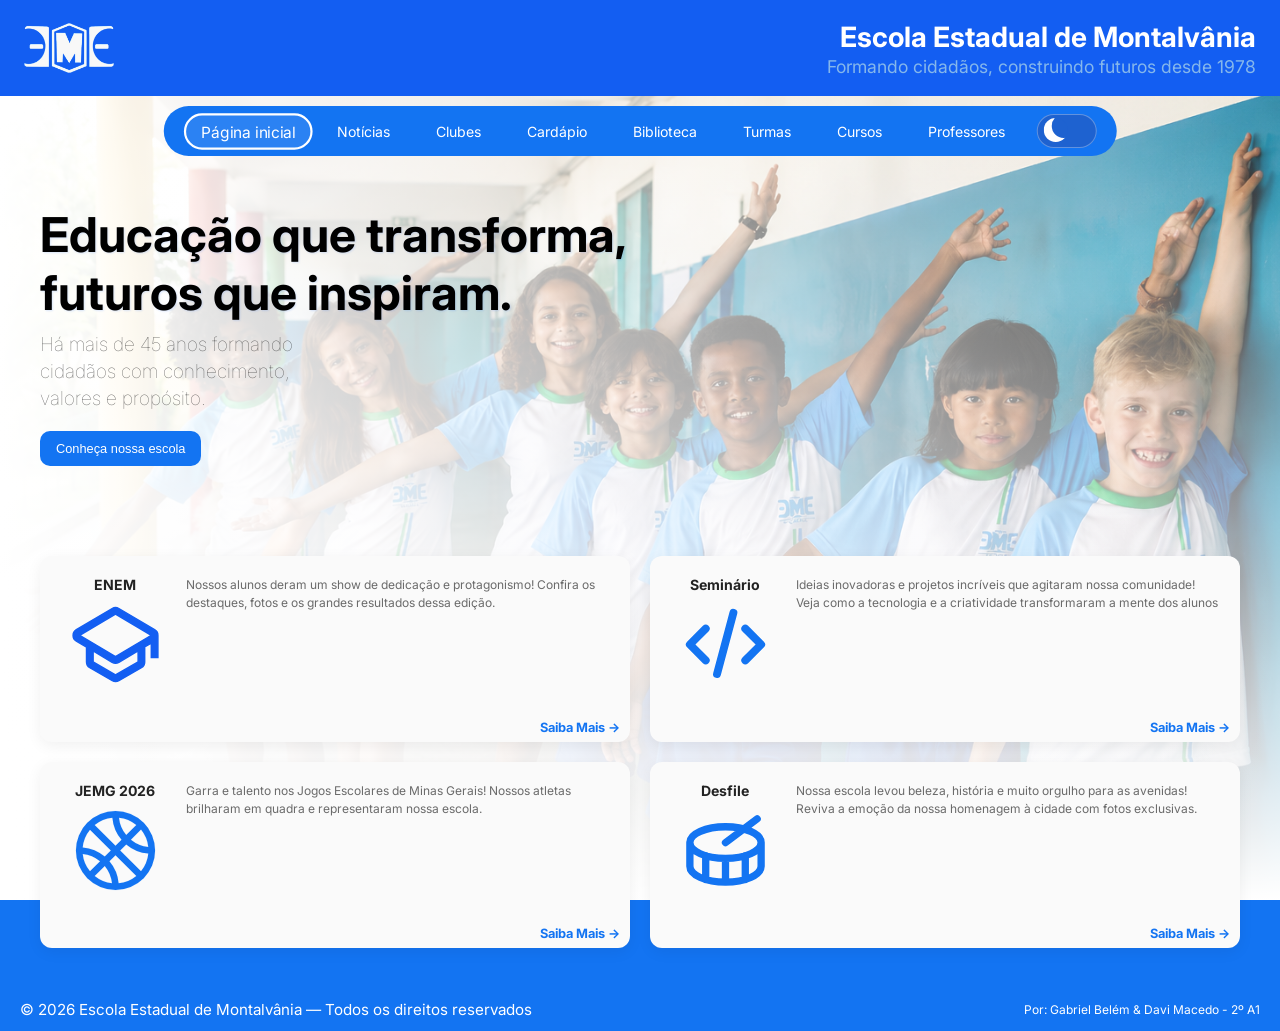
<file: index.html>
<!DOCTYPE html>
<html lang="pt-br">

<head>
    <meta charset="UTF-8">
    <meta name="viewport" content="width=device-width, initial-scale=1.0">
    <title>E. E. Montalvânia</title>
    <link rel="shortcut icon" href="img/escolaicon.ico" type="image/x-icon">
    <link rel="stylesheet" href="css/style.css">
</head>

<body>
    <nav class="hamburguer-nav" aria-label="Menu mobile">
        <div>
            <a class="pagsHAM" href="index.html" id="ativoHAM">Página inicial</a>
            <a class="pagsHAM" href="html/noti.html">Notícias</a>
            <a class="pagsHAM" href="html/atv.html">Clubes</a>
            <a class="pagsHAM" href="html/cardp.html">Cardápio</a>
            <a class="pagsHAM" href="html/bibli.html">Biblioteca</a>
            <a class="pagsHAM" href="html/turmas.html">Turmas</a>
            <a class="pagsHAM" href="html/cursos.html">Cursos</a>
            <a class="pagsHAM" href="html/profs.html">Professores</a>
        </div>
        <label for="switch-mobile-input" class="switch switch-mobile">
            <input id="switch-mobile-input" type="checkbox" />
            <span class="slider"></span>
        </label>
    </nav>

    <header>
        <div id="header-interno">
            <img id="logo" src="img/eemtv-small.png" alt="Logo da Escola Estadual de Montalvânia">
            <div>
                <h1>Escola Estadual de Montalvânia</h1>
                <p>Formando cidadãos, construindo futuros desde 1978</p>
            </div>
            <button class="buttonHAM" aria-label="Abrir menu de navegação">
                <svg width="64px" height="64px" viewBox="0 -3.5 29 29" version="1.1" xmlns="http://www.w3.org/2000/svg"
                    fill="none" stroke="none">
                    <g fill="#ffffff" fill-rule="evenodd">
                        <path d="M598,227 L582,227 C580.896,227 580,227.896 580,229 C580,230.104 580.896,231 582,231
                                L598,231 C599.104,231 600,230.104 600,229 C600,227.896 599.104,227 598,227 Z
                                M598,219 L582,219 C580.896,219 580,219.896 580,221 C580,222.104 580.896,223 582,223
                                L598,223 C599.104,223 600,222.104 600,221 C600,219.896 599.104,219 598,219 Z
                                M582,215 L598,215 C599.104,215 600,214.104 600,213 C600,211.896 599.104,211 598,211
                                L582,211 C580.896,211 580,211.896 580,213 C580,214.104 580.896,215 582,215 Z
                                M574,226 C572.343,226 571,227.343 571,229 C571,230.657 572.343,232 574,232
                                C575.657,232 577,230.657 577,229 C577,227.343 575.657,226 574,226 Z
                                M574,218 C572.343,218 571,219.343 571,221 C571,222.657 572.343,224 574,224
                                C575.657,224 577,222.657 577,221 C577,219.343 575.657,218 574,218 Z
                                M574,210 C572.343,210 571,211.343 571,213 C571,214.657 572.343,216 574,216
                                C575.657,216 577,214.657 577,213 C577,211.343 575.657,210 574,210 Z"
                            transform="translate(-571, -210)" />
                    </g>
                </svg>
            </button>
        </div>
    </header>
    <nav class="navPC" aria-label="Menu principal">
        <div class="nav-links">
            <a class="pags" href="index.html" id="ativo">Página inicial</a>
            <a class="pags" href="html/noti.html">Notícias</a>
            <a class="pags" href="html/atv.html">Clubes</a>
            <a class="pags" href="html/cardp.html">Cardápio</a>
            <a class="pags" href="html/bibli.html">Biblioteca</a>
            <a class="pags" href="html/turmas.html">Turmas</a>
            <a class="pags" href="html/cursos.html">Cursos</a>
            <a class="pags" href="html/profs.html">Professores</a>
            <label class="switch">
                <input type="checkbox" id="switch"> <span class="slider"></span>
            </label>
        </div>
    </nav>

    <main>
        <div id="painel">
            <div class="painel-texto-button">
                <div id="painel-texto">
                    <h1 class="texto-adaptavel">Educação que transforma,<br class="quebra-desktop"> futuros que
                        inspiram.
                    </h1>
                    <h2 class="texto-adaptavel">Há mais de 45 anos formando<br class="quebra-desktop"> cidadãos com
                        conhecimento,<br class="quebra-desktop"> valores e propósito.</h2>
                </div>
                <div id="painel-botao">
                    <button>Conheça nossa escola</button>
                </div>
            </div>
        </div>

        <div id="conteudo">
            <div id="destaques">
                <section id="sect-enem" class="principal">
                    <div class="principal-icone">
                        <h2>ENEM</h2>
                        <svg id="enem" fill="#135ef2" width="64px" height="64px" viewBox="-0.96 -0.96 17.92 17.92" xmlns="http://www.w3.org/2000/svg" stroke="#135ef2" stroke-width="0.272"><g id="SVGRepo_bgCarrier" stroke-width="0"></g><g id="SVGRepo_tracerCarrier" stroke-linecap="round" stroke-linejoin="round"></g><g id="SVGRepo_iconCarrier"><path d="M16 6.28a1.23 1.23 0 0 0-.62-1.07l-6.74-4a1.27 1.27 0 0 0-1.28 0l-6.75 4a1.25 1.25 0 0 0 0 2.15l1.92 1.12v2.81a1.28 1.28 0 0 0 .62 1.09l4.25 2.45a1.28 1.28 0 0 0 1.24 0l4.25-2.45a1.28 1.28 0 0 0 .62-1.09V8.45l1.24-.73v2.72H16V6.28zm-3.73 5L8 13.74l-4.22-2.45V9.22l3.58 2.13a1.29 1.29 0 0 0 1.28 0l3.62-2.16zM8 10.27l-6.75-4L8 2.26l6.75 4z"></path></g></svg>
                    </div>
                    <p>Nossos alunos deram um show de dedicação e protagonismo!
Confira os destaques, fotos e os grandes resultados dessa edição.</p>
                    <a href="#">Saiba Mais &rarr;</a>
                </section>
                <section id="sect-ball" class="principal">
                    <div class="principal-icone">
                        <h2>JEMG 2026</h2>
                        <svg id="ball" fill="#1374f2" width="150px" height="150px" viewBox="-2.4 -2.4 28.80 28.80"
                            xmlns="http://www.w3.org/2000/svg" stroke="#1374f2" stroke-width="0.024">
                            <path d="M20.506,20.454a11.975,11.975,0,0,0,0-16.908c-.009-.01-.011-.022-.021-.031
                                     s-.021-.012-.031-.021a11.975,11.975,0,0,0-16.907,0c-.01.009-.023.012-.032.022
                                     s-.013.022-.022.032a11.975,11.975,0,0,0,0,16.906c.009.01.012.023.022.032
                                     s.022.013.032.022a11.975,11.975,0,0,0,16.907,0c.01-.009.022-.011.031-.021
                                     S20.5,20.464,20.506,20.454Zm-18.449-7.4a9.927,9.927,0,0,1,5.275,2.2l-3.07,3.07
                                     A9.951,9.951,0,0,1,2.057,13.058Zm2.2-7.382L10.586,12,8.749,13.837
                                     a11.921,11.921,0,0,0-6.7-2.784A9.956,9.956,0,0,1,4.262,5.676Zm17.681,5.266
                                     a9.935,9.935,0,0,1-5.275-2.2l3.07-3.07A9.951,9.951,0,0,1,21.943,10.942Z
                                     m-6.689-3.61a9.927,9.927,0,0,1-2.2-5.275,9.951,9.951,0,0,1,5.266,2.2Z
                                     M13.836,8.75,12,10.586,5.676,4.262a9.956,9.956,0,0,1,5.377-2.214
                                     A11.933,11.933,0,0,0,13.836,8.75Zm-5.09,7.918a9.927,9.927,0,0,1,2.2,5.275,
                                     9.951,9.951,0,0,1-5.266-2.205Zm1.417-1.417L12,13.414l6.324,6.324
                                     a9.948,9.948,0,0,1-5.377,2.214A11.921,11.921,0,0,0,10.163,15.251Z
                                     M13.414,12l1.836-1.836a11.933,11.933,0,0,0,6.7,2.783,
                                     9.956,9.956,0,0,1-2.214,5.377Z" />
                        </svg>
                    </div>
                    <p>Garra e talento nos Jogos Escolares de Minas Gerais!
Nossos atletas brilharam em quadra e representaram nossa escola.</p>
                    <a href="#">Saiba Mais &rarr;</a>
                </section>

                <section id="sect-semi" class="principal">
                    <div class="principal-icone">
                        <h2>Seminário</h2>
                        <svg id="semi" width="150px" height="150px" viewBox="0 0 24 24" fill="none"
                            xmlns="http://www.w3.org/2000/svg">
                            <path d="M7 8L3 12L7 16" stroke="#1374f2" stroke-width="2" stroke-linecap="round"
                                stroke-linejoin="round" />
                            <path d="M17 8L21 12L17 16" stroke="#1374f2" stroke-width="2" stroke-linecap="round"
                                stroke-linejoin="round" />
                            <path d="M14 4L9.8589 19.4548" stroke="#1374f2" stroke-width="2" stroke-linecap="round"
                                stroke-linejoin="round" />
                        </svg>
                    </div>
                    <p>Ideias inovadoras e projetos incríveis que agitaram nossa comunidade!
Veja como a tecnologia e a criatividade transformaram a mente dos alunos</p>
                    <a href="#">Saiba Mais &rarr;</a>
                </section>

                <section id="sect-caixa" class="principal">
                    <div class="principal-icone">
                        <h2>Desfile</h2>
                        <svg id="caixa" width="150px" height="150px" viewBox="0 0 24 24" fill="none"
                            xmlns="http://www.w3.org/2000/svg">
                            <path d="M21 10C21 12.2091 16.9706 14 12 14M21 10C21 7.79086 16.9706 6 12 6
                                     C7.02944 6 3 7.79086 3 10M21 10V16C21 18.2091 16.9706 20 12 20
                                     M12 14C7.02944 14 3 12.2091 3 10M12 14V20
                                     M3 10V16C3 18.2091 7.02944 20 12 20
                                     M7 19.3264V13.3264M17 19.3264V13.3264M12 10L20 4" stroke="#1374f2"
                                stroke-width="1.848" stroke-linecap="round" stroke-linejoin="round" />
                        </svg>
                    </div>
                    <p>Nossa escola levou beleza, história e muito orgulho para as avenidas!
Reviva a emoção da nossa homenagem à cidade com fotos exclusivas.</p>
                    <a href="#">Saiba Mais &rarr;</a>
                </section>

            </div>
        </div>
        <button id="botao-mobile">Conheça nossa escola</button>
    </main>

    <div id="rodape">
        <p>© 2026 Escola Estadual de Montalvânia — Todos os direitos reservados</p>
        <p>Por: Gabriel Belém & Davi Macedo - 2º A1</p>
    </div>

    <script src="js/index.js"></script>
</body>

</html>
</file>
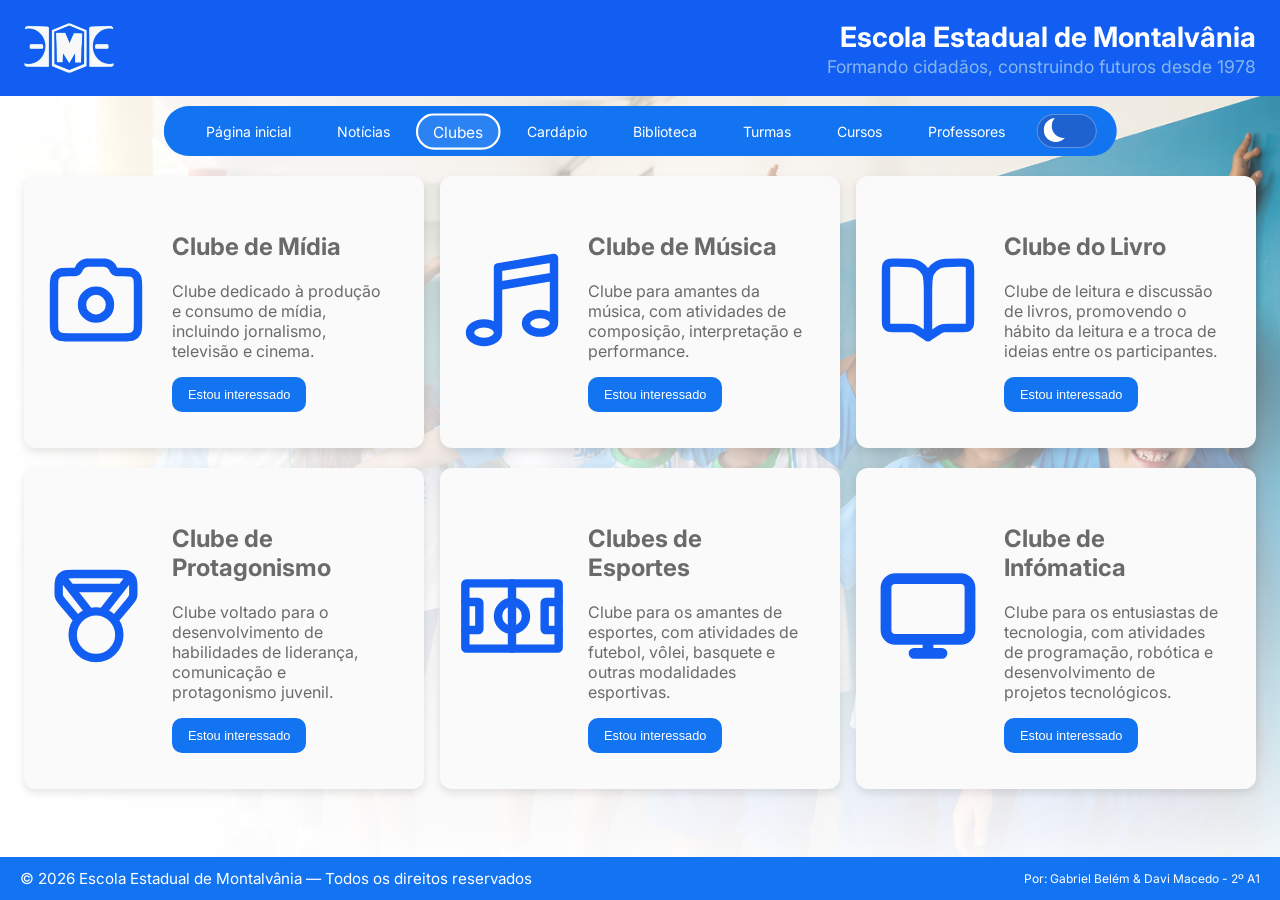
<file: html/atv.html>
<!DOCTYPE html>
<html lang="pt-br">

<head>
    <meta charset="UTF-8">
    <meta name="viewport" content="width=device-width, initial-scale=1.0">
    <title>E. E. Montalvânia</title>
    <link rel="shortcut icon" href="../img/escolaicon.ico" type="image/x-icon">
    <link rel="stylesheet" href="../css/style-atv.css">
</head>

<body>
    <nav class="hamburguer-nav" aria-label="Menu mobile">
        <div>
            <a class="pagsHAM" href="../index.html">Página inicial</a>
            <a class="pagsHAM" href="noti.html">Notícias</a>
            <a class="pagsHAM" href="atv.html" id="ativoHAM">Clubes</a>
            <a class="pagsHAM" href="cardp.html">Cardápio</a>
            <a class="pagsHAM" href="bibli.html">Biblioteca</a>
            <a class="pagsHAM" href="turmas.html">Turmas</a>
            <a class="pagsHAM" href="cursos.html">Cursos</a>
            <a class="pagsHAM" href="profs.html">Professores</a>
        </div>
        <label for="switch-mobile-input" class="switch switch-mobile">
            <input id="switch-mobile-input" type="checkbox" />
            <span class="slider"></span>
        </label>
    </nav>

    <header>
        <div id="header-interno">
            <img id="logo" src="../img/eemtv-small.png" alt="Logo da Escola Estadual de Montalvânia">
            <div>
                <h1>Escola Estadual de Montalvânia</h1>
                <p>Formando cidadãos, construindo futuros desde 1978</p>
            </div>
            <button class="buttonHAM" aria-label="Abrir menu de navegação">
                <svg width="64px" height="64px" viewBox="0 -3.5 29 29" version="1.1" xmlns="http://www.w3.org/2000/svg"
                    fill="none" stroke="none">
                    <g fill="#ffffff" fill-rule="evenodd">
                        <path d="M598,227 L582,227 C580.896,227 580,227.896 580,229 C580,230.104 580.896,231 582,231
                                L598,231 C599.104,231 600,230.104 600,229 C600,227.896 599.104,227 598,227 Z
                                M598,219 L582,219 C580.896,219 580,219.896 580,221 C580,222.104 580.896,223 582,223
                                L598,223 C599.104,223 600,222.104 600,221 C600,219.896 599.104,219 598,219 Z
                                M582,215 L598,215 C599.104,215 600,214.104 600,213 C600,211.896 599.104,211 598,211
                                L582,211 C580.896,211 580,211.896 580,213 C580,214.104 580.896,215 582,215 Z
                                M574,226 C572.343,226 571,227.343 571,229 C571,230.657 572.343,232 574,232
                                C575.657,232 577,230.657 577,229 C577,227.343 575.657,226 574,226 Z
                                M574,218 C572.343,218 571,219.343 571,221 C571,222.657 572.343,224 574,224
                                C575.657,224 577,222.657 577,221 C577,219.343 575.657,218 574,218 Z
                                M574,210 C572.343,210 571,211.343 571,213 C571,214.657 572.343,216 574,216
                                C575.657,216 577,214.657 577,213 C577,211.343 575.657,210 574,210 Z"
                            transform="translate(-571, -210)" />
                    </g>
                </svg>
            </button>
        </div>
    </header>

    <nav class="navPC" aria-label="Menu principal">
        <div class="nav-links">
            <a class="pags" href="../index.html">Página inicial</a>
            <a class="pags" href="noti.html">Notícias</a>
            <a class="pags" href="atv.html" id="ativo">Clubes</a>
            <a class="pags" href="cardp.html">Cardápio</a>
            <a class="pags" href="bibli.html">Biblioteca</a>
            <a class="pags" href="turmas.html">Turmas</a>
            <a class="pags" href="cursos.html">Cursos</a>
            <a class="pags" href="profs.html">Professores</a>
            <label class="switch">
                <input type="checkbox" id="switch"> <span class="slider"></span>
            </label>
        </div>
    </nav>

    <main>
        <div class="linha">
            <article class="club">
                <div class="svg-club">
                    <svg width="64px" height="64px" viewBox="0 0 24.00 24.00" fill="none" xmlns="http://www.w3.org/2000/svg" stroke="#135EF2" transform="matrix(1, 0, 0, 1, 0, 0)"><g id="SVGRepo_bgCarrier" stroke-width="0"></g><g id="SVGRepo_tracerCarrier" stroke-linecap="round" stroke-linejoin="round" stroke="#CCCCCC" stroke-width="0.192"></g><g id="SVGRepo_iconCarrier"> <path d="M12 16C13.6569 16 15 14.6569 15 13C15 11.3431 13.6569 10 12 10C10.3431 10 9 11.3431 9 13C9 14.6569 10.3431 16 12 16Z" stroke="#135EF2" stroke-width="1.8" stroke-linecap="round" stroke-linejoin="round"></path> <path d="M3 16.8V9.2C3 8.0799 3 7.51984 3.21799 7.09202C3.40973 6.71569 3.71569 6.40973 4.09202 6.21799C4.51984 6 5.0799 6 6.2 6H7.25464C7.37758 6 7.43905 6 7.49576 5.9935C7.79166 5.95961 8.05705 5.79559 8.21969 5.54609C8.25086 5.49827 8.27836 5.44328 8.33333 5.33333C8.44329 5.11342 8.49827 5.00346 8.56062 4.90782C8.8859 4.40882 9.41668 4.08078 10.0085 4.01299C10.1219 4 10.2448 4 10.4907 4H13.5093C13.7552 4 13.8781 4 13.9915 4.01299C14.5833 4.08078 15.1141 4.40882 15.4394 4.90782C15.5017 5.00345 15.5567 5.11345 15.6667 5.33333C15.7216 5.44329 15.7491 5.49827 15.7803 5.54609C15.943 5.79559 16.2083 5.95961 16.5042 5.9935C16.561 6 16.6224 6 16.7454 6H17.8C18.9201 6 19.4802 6 19.908 6.21799C20.2843 6.40973 20.5903 6.71569 20.782 7.09202C21 7.51984 21 8.0799 21 9.2V16.8C21 17.9201 21 18.4802 20.782 18.908C20.5903 19.2843 20.2843 19.5903 19.908 19.782C19.4802 20 18.9201 20 17.8 20H6.2C5.0799 20 4.51984 20 4.09202 19.782C3.71569 19.5903 3.40973 19.2843 3.21799 18.908C3 18.4802 3 17.9201 3 16.8Z" stroke="#135EF2" stroke-width="1.8" stroke-linecap="round" stroke-linejoin="round"></path> </g></svg>
                </div>
                <div class="info-club">
                    <h2>Clube de Mídia</h2>
                    <p>Clube dedicado à produção e consumo de mídia, incluindo jornalismo, televisão e cinema.</p>
                    <button type="button" class="btn-interesse">Estou interessado</button>
                </div>
            </article>
            <article class="club">
                <div class="svg-club">
                    <svg width="64px" height="64px" viewBox="0 0 24 24" fill="none" xmlns="http://www.w3.org/2000/svg" stroke="#135ef2"><g id="SVGRepo_bgCarrier" stroke-width="0"></g><g id="SVGRepo_tracerCarrier" stroke-linecap="round" stroke-linejoin="round"></g><g id="SVGRepo_iconCarrier"> <path d="M9 19C9 20.1046 7.65685 21 6 21C4.34315 21 3 20.1046 3 19C3 17.8954 4.34315 17 6 17C7.65685 17 9 17.8954 9 19ZM9 19V5L21 3V17M21 17C21 18.1046 19.6569 19 18 19C16.3431 19 15 18.1046 15 17C15 15.8954 16.3431 15 18 15C19.6569 15 21 15.8954 21 17ZM9 9L21 7" stroke="#135ef2" stroke-width="1.8" stroke-linecap="round" stroke-linejoin="round"></path> </g></svg>
                </div>
                <div class="info-club">
                    <h2>Clube de Música</h2>
                    <p>Clube para amantes da música, com atividades de composição, interpretação e performance.</p>
                    <button type="button" class="btn-interesse">Estou interessado</button>
                </div>
            </article>
            <article class="club">
                <div class="svg-club">
                    <svg width="64px" height="64px" viewBox="0 0 24 24" fill="none" xmlns="http://www.w3.org/2000/svg" stroke="#135ef2"><g id="SVGRepo_bgCarrier" stroke-width="0"></g><g id="SVGRepo_tracerCarrier" stroke-linecap="round" stroke-linejoin="round"></g><g id="SVGRepo_iconCarrier"> <path d="M12 10.4V20M12 10.4C12 8.15979 12 7.03969 11.564 6.18404C11.1805 5.43139 10.5686 4.81947 9.81596 4.43597C8.96031 4 7.84021 4 5.6 4H4.6C4.03995 4 3.75992 4 3.54601 4.10899C3.35785 4.20487 3.20487 4.35785 3.10899 4.54601C3 4.75992 3 5.03995 3 5.6V16.4C3 16.9601 3 17.2401 3.10899 17.454C3.20487 17.6422 3.35785 17.7951 3.54601 17.891C3.75992 18 4.03995 18 4.6 18H7.54668C8.08687 18 8.35696 18 8.61814 18.0466C8.84995 18.0879 9.0761 18.1563 9.29191 18.2506C9.53504 18.3567 9.75977 18.5065 10.2092 18.8062L12 20M12 10.4C12 8.15979 12 7.03969 12.436 6.18404C12.8195 5.43139 13.4314 4.81947 14.184 4.43597C15.0397 4 16.1598 4 18.4 4H19.4C19.9601 4 20.2401 4 20.454 4.10899C20.6422 4.20487 20.7951 4.35785 20.891 4.54601C21 4.75992 21 5.03995 21 5.6V16.4C21 16.9601 21 17.2401 20.891 17.454C20.7951 17.6422 20.6422 17.7951 20.454 17.891C20.2401 18 19.9601 18 19.4 18H16.4533C15.9131 18 15.643 18 15.3819 18.0466C15.15 18.0879 14.9239 18.1563 14.7081 18.2506C14.465 18.3567 14.2402 18.5065 13.7908 18.8062L12 20" stroke="#135ef2" stroke-width="1.8" stroke-linecap="round" stroke-linejoin="round"></path> </g></svg>
                </div>
                <div class="info-club">
                    <h2>Clube do Livro</h2>
                    <p>Clube de leitura e discussão de livros, promovendo o hábito da leitura e a troca de ideias entre os participantes.</p>
                    <button type="button" class="btn-interesse">Estou interessado</button>
                </div>
            </article>
        </div>
        <div class="linha">
            <article class="club">
                <div class="svg-club">
                    <svg width="64px" height="64px" viewBox="0 0 24 24" fill="none" xmlns="http://www.w3.org/2000/svg" stroke="#135ef2"><g id="SVGRepo_bgCarrier" stroke-width="0"></g><g id="SVGRepo_tracerCarrier" stroke-linecap="round" stroke-linejoin="round"></g><g id="SVGRepo_iconCarrier"> <path d="M15.9201 12.8959L19.2583 8.89003C19.533 8.5604 19.6704 8.39557 19.7681 8.21065C19.8548 8.0466 19.9183 7.87128 19.9567 7.68973C20 7.48508 20 7.27053 20 6.84144V6.2C20 5.07989 20 4.51984 19.782 4.09202C19.5903 3.71569 19.2843 3.40973 18.908 3.21799C18.4802 3 17.9201 3 16.8 3H7.2C6.0799 3 5.51984 3 5.09202 3.21799C4.71569 3.40973 4.40973 3.71569 4.21799 4.09202C4 4.51984 4 5.07989 4 6.2V6.84144C4 7.27053 4 7.48508 4.04328 7.68973C4.08168 7.87128 4.14515 8.0466 4.23188 8.21065C4.32964 8.39557 4.467 8.5604 4.74169 8.89003L8.07995 12.8959M13.4009 11.1989L19.3668 3.53988M10.5991 11.1989L4.6394 3.53414M6.55673 6H17.4505M17 16C17 18.7614 14.7614 21 12 21C9.23858 21 7 18.7614 7 16C7 13.2386 9.23858 11 12 11C14.7614 11 17 13.2386 17 16Z" stroke="#135ef2" stroke-width="1.8" stroke-linejoin="round"></path> </g></svg>
                </div>
                <div class="info-club">
                    <h2>Clube de Protagonismo</h2>
                    <p>Clube voltado para o desenvolvimento de habilidades de liderança, comunicação e protagonismo juvenil.</p>
                    <button type="button" class="btn-interesse">Estou interessado</button>
                </div>
            </article>
            <article class="club">
                <div class="svg-club">
                    <svg width="64px" height="64px" viewBox="0 0 24 24" xmlns="http://www.w3.org/2000/svg" fill="#135ef2" stroke="#135ef2"><g id="SVGRepo_bgCarrier" stroke-width="0"></g><g id="SVGRepo_tracerCarrier" stroke-linecap="round" stroke-linejoin="round"></g><g id="SVGRepo_iconCarrier"> <defs> <style>.cls-1{fill:none;stroke:#135ef2;stroke-linecap:round;stroke-linejoin:round;stroke-width:1.8;}</style> </defs> <g id="ic-sport-soccer-field"> <rect class="cls-1" x="2" y="5" width="20" height="14" rx="0.2"></rect> <line class="cls-1" x1="12" y1="5" x2="12" y2="19"></line> <circle class="cls-1" cx="12" cy="12" r="3"></circle> <path class="cls-1" d="M2,9H4.8a.2.2,0,0,1,.2.2v5.6a.2.2,0,0,1-.2.2H2"></path> <path class="cls-1" d="M22,15H19.2a.2.2,0,0,1-.2-.2V9.2a.2.2,0,0,1,.2-.2H22"></path> </g> </g></svg>
                </div>
                <div class="info-club">
                    <h2>Clubes de Esportes</h2>
                    <p>Clube para os amantes de esportes, com atividades de futebol, vôlei, basquete e outras modalidades esportivas.</p>
                    <button type="button" class="btn-interesse">Estou interessado</button>
                </div>
            </article>
            <article class="club">
                <div class="svg-club">
                    <svg width="64px" height="64px" viewBox="0 0 24 24" fill="none" xmlns="http://www.w3.org/2000/svg" stroke="#135ef2" stroke-width="0.312"><g id="SVGRepo_bgCarrier" stroke-width="0"></g><g id="SVGRepo_tracerCarrier" stroke-linecap="round" stroke-linejoin="round"></g><g id="SVGRepo_iconCarrier"> <path fill-rule="evenodd" clip-rule="evenodd" d="M2 6C2 4.34315 3.34315 3 5 3H19C20.6569 3 22 4.34315 22 6V15C22 16.6569 20.6569 18 19 18H13V19H15C15.5523 19 16 19.4477 16 20C16 20.5523 15.5523 21 15 21H9C8.44772 21 8 20.5523 8 20C8 19.4477 8.44772 19 9 19H11V18H5C3.34315 18 2 16.6569 2 15V6ZM5 5C4.44772 5 4 5.44772 4 6V15C4 15.5523 4.44772 16 5 16H19C19.5523 16 20 15.5523 20 15V6C20 5.44772 19.5523 5 19 5H5Z" fill="#135ef2"></path> </g></svg>
                </div>
                <div class="info-club">
                    <h2>Clube de Infómatica</h2>
                    <p>Clube para os entusiastas de tecnologia, com atividades de programação, robótica e desenvolvimento de projetos tecnológicos.</p>
                    <button type="button" class="btn-interesse">Estou interessado</button>
                </div>
            </article>
        </div>
    </main>

    <div id="rodape">
        <p>© 2026 Escola Estadual de Montalvânia — Todos os direitos reservados</p>
        <p>Por: Gabriel Belém & Davi Macedo - 2º A1</p>
    </div>

    <script src="../js/index.js"></script>
</body>

</html>
</file>
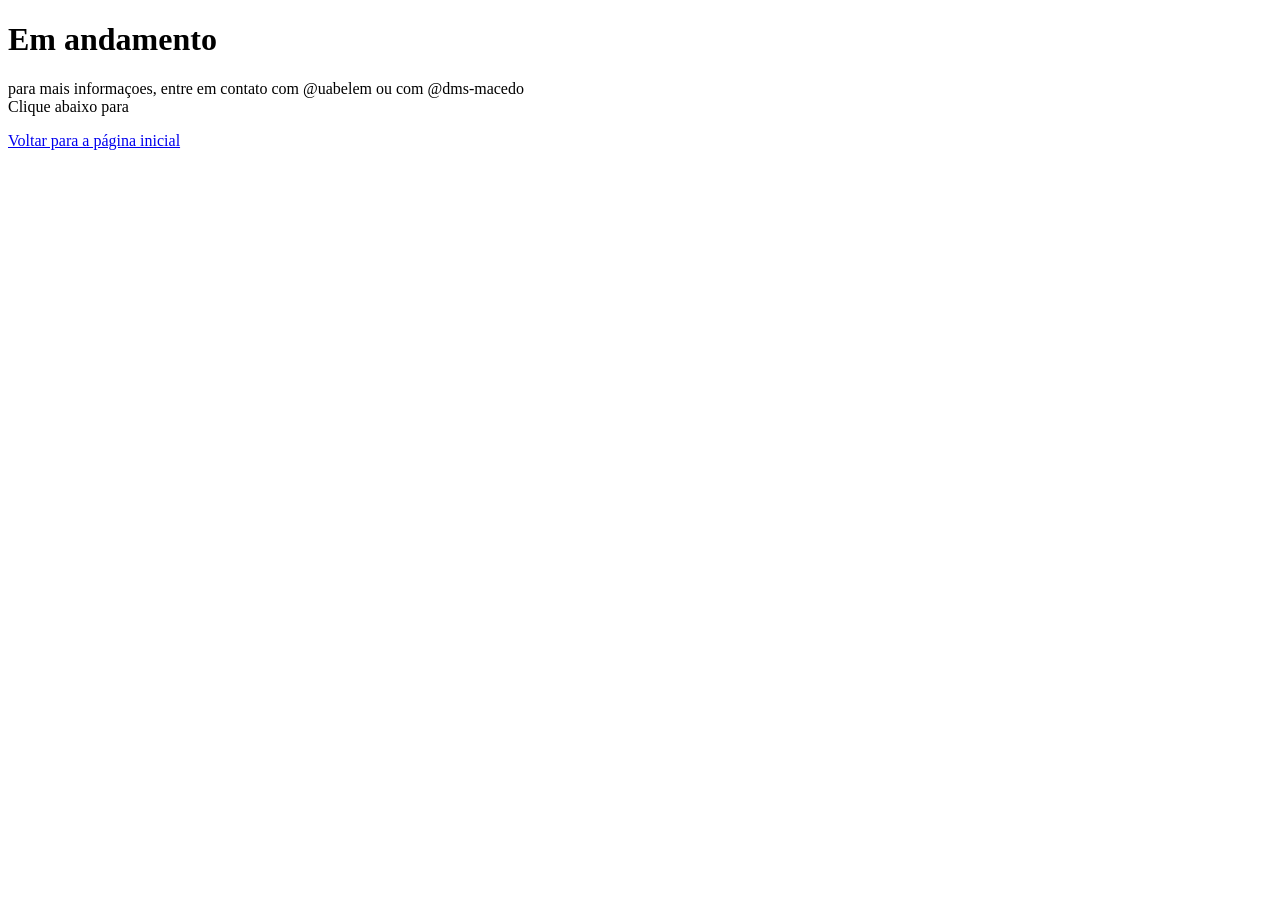
<file: html/bibli.html>
<!DOCTYPE html>
<html lang="pt-br">
<head>
    <meta charset="UTF-8">
    <meta name="viewport" content="width=device-width, initial-scale=1.0">
    <title>Página incompleta
    </title>
</head>
<body>
    <h1>Em andamento</h1>
    <p>para mais informaçoes, entre em contato com @uabelem ou com @dms-macedo<br>Clique abaixo para</p>
    <a href="../index.html">Voltar para a página inicial</a>
</body>
</html>
</file>
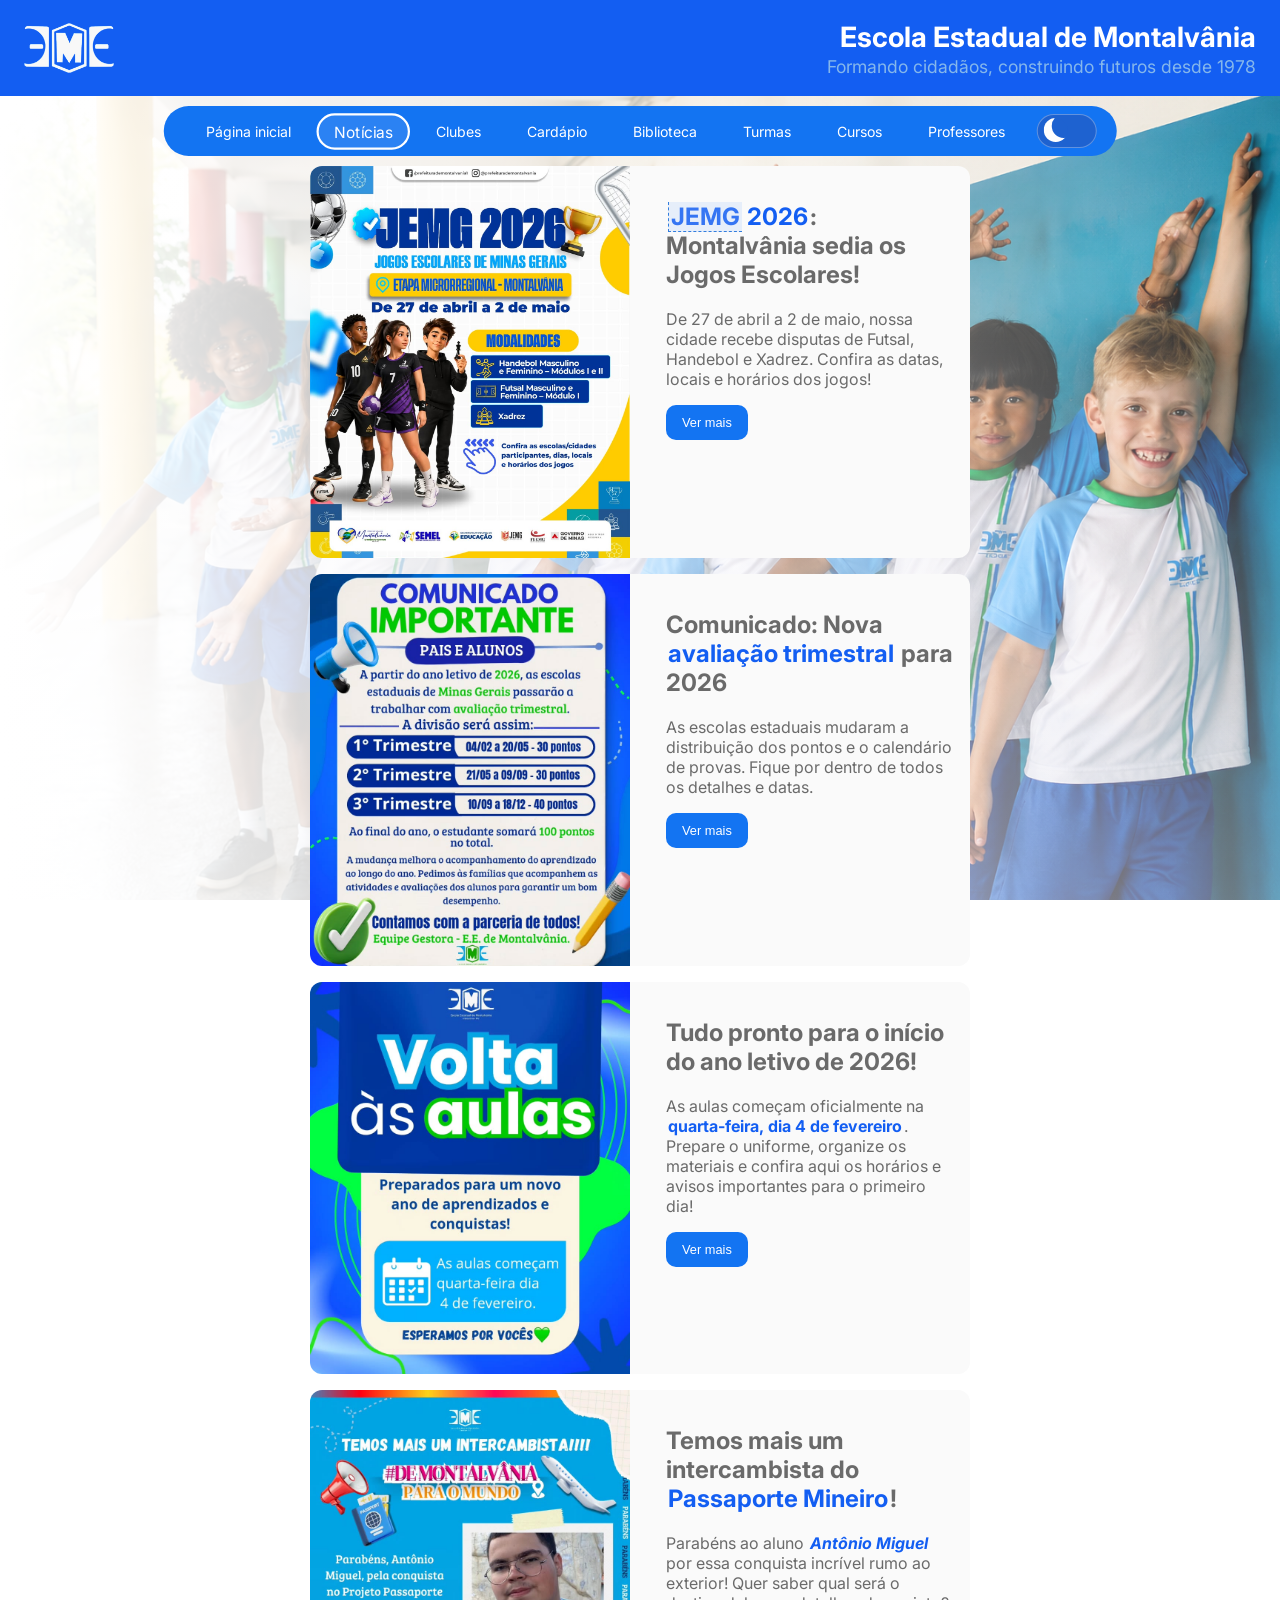
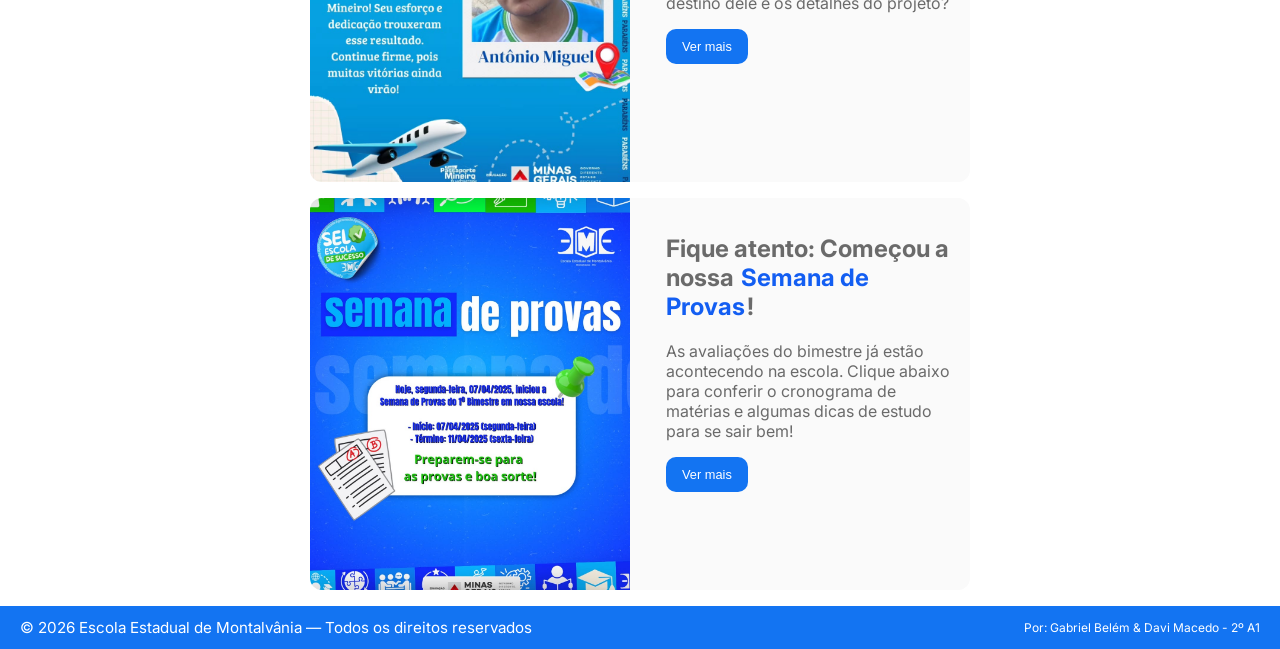
<file: html/noti.html>
<!DOCTYPE html>
<html lang="pt-br">

<head>
    <meta charset="UTF-8">
    <meta name="viewport" content="width=device-width, initial-scale=1.0">
    <title>E. E. Montalvânia</title>
    <link rel="shortcut icon" href="../img/escolaicon.ico" type="image/x-icon">
    <link rel="stylesheet" href="../css/style-noti.css">
</head>

<body>
    <nav class="hamburguer-nav" aria-label="Menu mobile">
        <div>
            <a class="pagsHAM" href="../index.html" >Página inicial</a>
            <a class="pagsHAM" href="noti.html" id="ativoHAM">Notícias</a>
            <a class="pagsHAM" href="atv.html">Clubes</a>
            <a class="pagsHAM" href="cardp.html">Cardápio</a>
            <a class="pagsHAM" href="bibli.html">Biblioteca</a>
            <a class="pagsHAM" href="turmas.html">Turmas</a>
            <a class="pagsHAM" href="cursos.html">Cursos</a>
            <a class="pagsHAM" href="profs.html">Professores</a>
        </div>
        <label for="switch-mobile-input" class="switch switch-mobile">
            <input id="switch-mobile-input" type="checkbox" />
            <span class="slider"></span>
        </label>
    </nav>

    <header>
        <div id="header-interno">
            <img id="logo" src="../img/eemtv-small.png" alt="Logo da Escola Estadual de Montalvânia">
            <div>
                <h1>Escola Estadual de Montalvânia</h1>
                <p>Formando cidadãos, construindo futuros desde 1978</p>
            </div>
            <button class="buttonHAM" aria-label="Abrir menu de navegação">
                <svg width="64px" height="64px" viewBox="0 -3.5 29 29" version="1.1" xmlns="http://www.w3.org/2000/svg"
                    fill="none" stroke="none">
                    <g fill="#ffffff" fill-rule="evenodd">
                        <path d="M598,227 L582,227 C580.896,227 580,227.896 580,229 C580,230.104 580.896,231 582,231
                                L598,231 C599.104,231 600,230.104 600,229 C600,227.896 599.104,227 598,227 Z
                                M598,219 L582,219 C580.896,219 580,219.896 580,221 C580,222.104 580.896,223 582,223
                                L598,223 C599.104,223 600,222.104 600,221 C600,219.896 599.104,219 598,219 Z
                                M582,215 L598,215 C599.104,215 600,214.104 600,213 C600,211.896 599.104,211 598,211
                                L582,211 C580.896,211 580,211.896 580,213 C580,214.104 580.896,215 582,215 Z
                                M574,226 C572.343,226 571,227.343 571,229 C571,230.657 572.343,232 574,232
                                C575.657,232 577,230.657 577,229 C577,227.343 575.657,226 574,226 Z
                                M574,218 C572.343,218 571,219.343 571,221 C571,222.657 572.343,224 574,224
                                C575.657,224 577,222.657 577,221 C577,219.343 575.657,218 574,218 Z
                                M574,210 C572.343,210 571,211.343 571,213 C571,214.657 572.343,216 574,216
                                C575.657,216 577,214.657 577,213 C577,211.343 575.657,210 574,210 Z"
                            transform="translate(-571, -210)" />
                    </g>
                </svg>
            </button>
        </div>
    </header>
    <nav class="navPC" aria-label="Menu principal">
        <div class="nav-links">
            <a class="pags" href="../index.html">Página inicial</a>
            <a class="pags" href="noti.html" id="ativo">Notícias</a>
            <a class="pags" href="atv.html">Clubes</a>
            <a class="pags" href="cardp.html">Cardápio</a>
            <a class="pags" href="bibli.html">Biblioteca</a>
            <a class="pags" href="turmas.html">Turmas</a>
            <a class="pags" href="cursos.html">Cursos</a>
            <a class="pags" href="profs.html">Professores</a>
            <label class="switch">
                <input type="checkbox" id="switch"> <span class="slider"></span>
            </label>
        </div>
    </nav>

    <main>
        <div id="noticias-container">
            <div id="primeira-noti" class="noticia">
                <div>
                    <img src="../img/noticia-destaque.jpg" alt="Notícia destaque">
                </div>
                <article class="artigos">
                    <h2><strong><abbr title="Jogos Escolares de Minas Gerais">JEMG</abbr> 2026</strong>: Montalvânia sedia os Jogos Escolares!</h2>
                    <p>De 27 de abril a 2 de maio, nossa cidade recebe disputas de Futsal, Handebol e Xadrez. Confira as datas, locais e horários dos jogos!</p>
                    <button type="button" class="btn-ver-mais">Ver mais</button>
                </article>
            </div>
            <div class="noticia">
                <div>
                    <img src="../img/trimestre.jpg" alt="Notícia 2">
                </div>
                <article class="artigos"">
                    <h2>Comunicado: Nova <strong>avaliação trimestral</strong> para 2026</h2>
                    <p>As escolas estaduais mudaram a distribuição dos pontos e o calendário de provas. Fique por dentro de todos os detalhes e datas.</p>
                    <button type="button" class="btn-ver-mais">Ver mais</button>
                </article>
            </div>
            <div class="noticia">
                <div>
                    <img src="../img/voltaaula.jpg" alt="Notícia 3">
                </div>
                <article class="artigos"">
                    <h2>Tudo pronto para o início do ano letivo de 2026!</h2>
                    <p>As aulas começam oficialmente na <strong>quarta-feira, dia 4 de fevereiro</strong>. Prepare o uniforme, organize os materiais e confira aqui os horários e avisos importantes para o primeiro dia!</p>
                    <button type="button" class="btn-ver-mais">Ver mais</button>
                </article>
            </div>
            <div class="noticia">
                <div>
                    <img src="../img/tonin.jpg" alt="Notícia 3">
                </div>
                <article class="artigos"">
                    <h2>Temos mais um intercambista do <strong>Passaporte Mineiro</strong>!</h2>
                    <p>Parabéns ao aluno <em><strong>Antônio Miguel</strong></em> por essa conquista incrível rumo ao exterior! Quer saber qual será o destino dele e os detalhes do projeto?</p>
                    <button type="button" class="btn-ver-mais">Ver mais</button>
                </article>
            </div>
            <div class="noticia">
                <div>
                    <img src="../img/semanadeprova.jpg" alt="Notícia 3">
                </div>
                <article class="artigos"">
                    <h2>Fique atento: Começou a nossa <strong>Semana de Provas</strong>!</h2>
                    <p>As avaliações do bimestre já estão acontecendo na escola. Clique abaixo para conferir o cronograma de matérias e algumas dicas de estudo para se sair bem!</p>
                    <button type="button" class="btn-ver-mais">Ver mais</button>
                </article>
            </div>
        </div>


        
    </main>

    <div id="rodape">
        <p>© 2026 Escola Estadual de Montalvânia — Todos os direitos reservados</p>
        <p>Por: Gabriel Belém & Davi Macedo - 2º A1</p>
    </div>

    <script src="../js/index.js"></script>
</body>

</html>
</file>
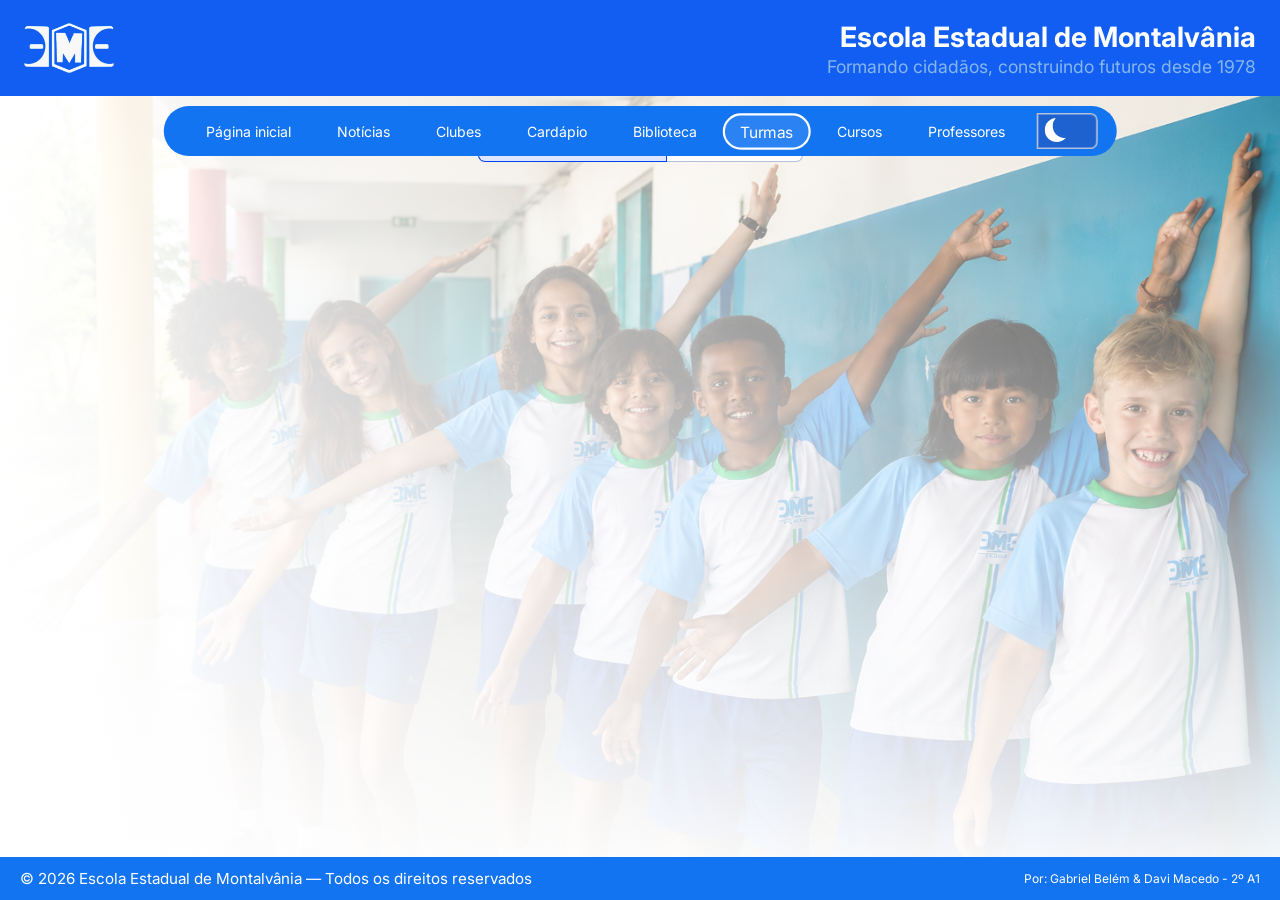
<file: html/turmas.html>
<!DOCTYPE html>
<html lang="pt-br">

<head>
    <meta charset="UTF-8">
    <meta name="viewport" content="width=device-width, initial-scale=1.0">
    <title>E. E. Montalvânia</title>
    <link rel="shortcut icon" href="../img/escolaicon.ico" type="image/x-icon">
    <link rel="stylesheet" href="../css/style-turmas.css">
</head>

<body>
    <nav class="hamburguer-nav" aria-label="Menu mobile">
        <div>
            <a class="pagsHAM" href="../index.html" >Página inicial</a>
            <a class="pagsHAM" href="noti.html" >Notícias</a>
            <a class="pagsHAM" href="atv.html">Clubes</a>
            <a class="pagsHAM" href="cardp.html">Cardápio</a>
            <a class="pagsHAM" href="bibli.html">Biblioteca</a>
            <a class="pagsHAM" href="turmas.html" id="ativoHAM">Turmas</a>
            <a class="pagsHAM" href="cursos.html">Cursos</a>
            <a class="pagsHAM" href="profs.html">Professores</a>
        </div>
        <label for="switch-mobile-input" class="switch switch-mobile">
            <input id="switch-mobile-input" type="checkbox" />
            <span class="slider"></span>
        </label>
    </nav>

    <header>
        <div id="header-interno">
            <img id="logo" src="../img/eemtv-small.png" alt="Logo da Escola Estadual de Montalvânia">
            <div>
                <h1>Escola Estadual de Montalvânia</h1>
                <p>Formando cidadãos, construindo futuros desde 1978</p>
            </div>
            <button class="buttonHAM" aria-label="Abrir menu de navegação">
                <svg width="64px" height="64px" viewBox="0 -3.5 29 29" version="1.1" xmlns="http://www.w3.org/2000/svg"
                    fill="none" stroke="none">
                    <g fill="#ffffff" fill-rule="evenodd">
                        <path d="M598,227 L582,227 C580.896,227 580,227.896 580,229 C580,230.104 580.896,231 582,231
                                L598,231 C599.104,231 600,230.104 600,229 C600,227.896 599.104,227 598,227 Z
                                M598,219 L582,219 C580.896,219 580,219.896 580,221 C580,222.104 580.896,223 582,223
                                L598,223 C599.104,223 600,222.104 600,221 C600,219.896 599.104,219 598,219 Z
                                M582,215 L598,215 C599.104,215 600,214.104 600,213 C600,211.896 599.104,211 598,211
                                L582,211 C580.896,211 580,211.896 580,213 C580,214.104 580.896,215 582,215 Z
                                M574,226 C572.343,226 571,227.343 571,229 C571,230.657 572.343,232 574,232
                                C575.657,232 577,230.657 577,229 C577,227.343 575.657,226 574,226 Z
                                M574,218 C572.343,218 571,219.343 571,221 C571,222.657 572.343,224 574,224
                                C575.657,224 577,222.657 577,221 C577,219.343 575.657,218 574,218 Z
                                M574,210 C572.343,210 571,211.343 571,213 C571,214.657 572.343,216 574,216
                                C575.657,216 577,214.657 577,213 C577,211.343 575.657,210 574,210 Z"
                            transform="translate(-571, -210)" />
                    </g>
                </svg>
            </button>
        </div>
    </header>
    <nav class="navPC" aria-label="Menu principal">
        <div class="nav-links">
            <a class="pags" href="../index.html">Página inicial</a>
            <a class="pags" href="noti.html">Notícias</a>
            <a class="pags" href="atv.html">Clubes</a>
            <a class="pags" href="cardp.html">Cardápio</a>
            <a class="pags" href="bibli.html">Biblioteca</a>
            <a class="pags" href="turmas.html" id="ativo">Turmas</a>
            <a class="pags" href="cursos.html">Cursos</a>
            <a class="pags" href="profs.html">Professores</a>
            <label class="switch">
                <input type="checkbox" id="switch"> <span class="slider"></span>
            </label>
        </div>
    </nav>

    <main>
        <!-- From Uiverse.io by Pradeepsaranbishnoi --> 
<div class="mydict">
	<div>
		<label>
			<input type="radio" name="radio" checked="">
			<span>Ensino Fundamental</span>
		</label>
		<label>
			<input type="radio" name="radio">
			<span>Ensino Médio</span>
		</label>
	</div>
</div>
    </main>

    <div id="rodape">
        <p>© 2026 Escola Estadual de Montalvânia — Todos os direitos reservados</p>
        <p>Por: Gabriel Belém & Davi Macedo - 2º A1</p>
    </div>

    <script src="../js/index.js"></script>
</body>

</html>
</file>
<file: css/style.css>
@import url('https://fonts.googleapis.com/css2?family=Inter:ital,opsz,wght@0,14..32,100..900;1,14..32,100..900&display=swap');

/* =========================================
   VARIÁVEIS DE TEMA
   ========================================= */
:root {
    --bg-card: #FAFAFA;
    --bg-card-hover: #f2f2f2;
    --text-card: rgba(0, 0, 0, 0.577);
    --text-titulo: #222;
    --gradiente: linear-gradient(to right, rgb(255, 255, 255), transparent),
        linear-gradient(to top, rgb(255, 255, 255), transparent);
}

body.dark {
    --bg-card: #1e1e1e;
    --bg-card-hover: #2a2a2a;
    --text-card: rgba(255, 255, 255, 0.7);
    --text-titulo: #f0f0f0;
    --gradiente: linear-gradient(to right, rgb(20, 20, 20), transparent),
        linear-gradient(to top, rgb(20, 20, 20), transparent);
}

/* =========================================
   BASE
   ========================================= */
*,
*::before,
*::after {
    box-sizing: border-box;
}

html {
    overflow-x: hidden;
    scroll-behavior: smooth;
    max-width: 100%;
    overscroll-behavior: none;
    background-color: #1374F2;

}

/*
 * FIX iOS: background-attachment: fixed não funciona corretamente
 * no Safari/iOS — a imagem "pula" quando o layout muda (ex: menu abre).
 * Solução: remover o background da body e usar um pseudo-elemento ::before
 * com position: fixed, que se comporta corretamente em todos os browsers.
 */
body {
    font-family: 'Inter', Arial, Helvetica, sans-serif;
    margin: 0;
    min-height: 100vh;
    display: flex;
    flex-direction: column;
    overscroll-behavior: none;
    position: relative;
    /* necessário para o ::before funcionar */
}

body::before {
    content: '';
    position: fixed;
    /* fica fixo na viewport, não rola com o conteúdo */
    inset: 0;
    /* cobre tudo: top/right/bottom/left = 0 */
    z-index: -1;
    /* fica atrás de todo o conteúdo */
    background:
        var(--gradiente),
        url(../img/alunoginafull.png);
    background-position: center 50%;
    background-repeat: no-repeat;
    background-size: cover;
}

/* =========================================
   CABEÇALHO
   ========================================= */
#header-interno {
    display: flex;
    background-color: #135EF2;
    align-items: center;
    justify-content: space-between;
    gap: clamp(8px, 2vw, 16px);
    color: white;
    height: clamp(60px, 10vw, 96px);
    padding-inline: clamp(12px, 3vw, 24px);
}

#logo {
    width: clamp(50px, 8vw, 90px);
    flex-shrink: 0;
}

#header-interno>div {
    display: flex;
    flex-direction: column;
    justify-content: center;
    overflow: hidden;
    text-align: right;
}

#header-interno h1 {
    margin: 0 0 2px;
    font-size: clamp(0.85rem, 0.5rem + 2vw, 1.75rem);
    white-space: nowrap;
    overflow: hidden;
    text-overflow: ellipsis;
}

#header-interno p {
    margin: 0;
    color: #85B7EB;
    font-size: clamp(0.7rem, 0.4rem + 1.2vw, 1.1rem);
    white-space: nowrap;
    overflow: hidden;
    text-overflow: ellipsis;
}

/* =========================================
   NAVEGAÇÃO DESKTOP
   ========================================= */
.navPC {
    background-color: #1374F2;
    display: flex;
    width: fit-content;
    height: clamp(40px, 5vw, 50px);
    position: relative;
    left: 50%;
    transform: translateX(-50%);
    border-radius: 40px;
    align-items: center;
    justify-content: center;
    padding: 0 16px;
    z-index: 10;
    margin-bottom: -25px;
    top: 10px;
    overflow: hidden;
}

.nav-links {
    display: flex;
    flex-wrap: nowrap;
    justify-content: center;
    align-items: center;
    gap: 2px;
    width: 100%;
    padding: 0 4px;
}

.nav-links .switch {
    margin-left: 8px;
}

.pags {
    color: white;
    text-decoration: none;
    margin: 0 clamp(2px, 0.5vw, 6px);
    padding: clamp(4px, 0.6vw, 6px) clamp(8px, 1.2vw, 14px);
    border: 2px solid transparent;
    transition: 0.3s ease;
    display: inline-block;
    border-radius: 20px;
    white-space: nowrap;
    font-size: clamp(0.8rem, 1.1vw, 1rem);
}

.pags:hover {
    border-color: white;
    background-color: rgba(255, 255, 255, 0.1);
    transform: scale(1.1);
    box-shadow: 5px 5px 10px rgba(0, 0, 0, 0.285);
    cursor: pointer;
}

.pags:active {
    border-color: #85B7EB;
    color: #85B7EB;
    transform: scale(1);
    transition: 0.1s;
}

#ativo {
    border-color: white;
    background-color: rgba(255, 255, 255, 0.1);
    pointer-events: none;
    cursor: default;
    transform: scale(1.1);
}

/* =========================================
   SWITCH (TEMA CLARO/ESCURO)
   ========================================= */
.switch {
    font-size: 17px;
    position: relative;
    display: inline-block;
    width: 3.5em;
    height: 2em;
    flex-shrink: 0;
}

.switch input {
    opacity: 0;
    width: 0;
    height: 0;
}

.slider {
    --background: #1e62d0;
    position: absolute;
    cursor: pointer;
    top: 0;
    left: 0;
    right: 0;
    bottom: 0;
    background-color: var(--background);
    transition: .5s;
    border-radius: 30px;
    border: 1px solid rgba(255, 255, 255, 0.3);
}

.slider:before {
    position: absolute;
    content: "";
    height: 1.4em;
    width: 1.4em;
    border-radius: 50%;
    left: 10%;
    bottom: 15%;
    box-shadow: inset 8px -4px 0px 0px #ffffff;
    background: var(--background);
    transition: .5s;
}

input:checked+.slider {
    background-color: #0044cc;
}

input:checked+.slider:before {
    transform: translateX(100%);
    box-shadow: inset 15px -4px 0px 15px #ffffff;
}

/* =========================================
   BOTÃO HAMBURGUER
   ========================================= */
.buttonHAM {
    position: absolute;
    right: clamp(12px, 3vw, 20px);
    height: 40px;
    width: 40px;
    display: none;
    align-items: center;
    justify-content: center;
    background-color: #135EF2;
    border: none;
    cursor: pointer;
    z-index: 999;
}

/* =========================================
   NAVEGAÇÃO MOBILE
   ========================================= */
.hamburguer-nav {
    position: absolute;
    right: 0;
    top: clamp(55px, 10vw, 85px);
    width: clamp(140px, 35vw, 170px);
    height: auto;
    display: flex;
    flex-direction: column;
    background-color: #1374F2;
    z-index: 100;
    padding: 8px 0;
    border-radius: 12px 0 0 12px;
    box-shadow: -4px 4px 15px rgba(0, 0, 0, 0.15);
    transition: right 0.5s ease-in-out;
}

.hamburguer-nav>div {
    display: flex;
    flex-direction: column;
    width: 100%;
}

.pagsHAM {
    display: block;
    width: 100%;
    color: white;
    text-decoration: none;
    font-size: 0.85rem;
    padding: 10px 16px;
    border-bottom: 1px solid rgba(255, 255, 255, 0.15);
    transition: all 0.2s ease;
    box-sizing: border-box;
}

.pagsHAM:last-child {
    border-bottom: none;
}

.pagsHAM:hover {
    background-color: rgba(255, 255, 255, 0.1);
    padding-left: 20px;
}

#ativoHAM {
    background-color: rgba(255, 255, 255, 0.2);
    font-weight: bold;
    pointer-events: none;
    padding-left: 16px;
}

.switch-mobile {
    margin: 16px auto 8px auto;
    display: block;
    transform: scale(0.85);
}

/* =========================================
   MAIN E PAINEL
   ========================================= */
main {
    display: grid;
    align-items: flex-start;
    grid-template-rows: auto 1fr auto;
    padding-top: 25px;
}

#painel {
    position: relative;
    z-index: 0;
    padding: 0;
    display: flex;
    overflow: hidden;
    width: 100%;
    height: 400px;
}

.painel-texto-button {
    display: flex;
    flex-direction: column;
}

#painel-texto {
    position: absolute;
    left: clamp(16px, 4vw, 40px);
    top: 15%;
    display: flex;
    flex-direction: column;
    gap: clamp(6px, 1vw, 10px);
    z-index: 1;
    max-width: 55%;
}

#painel-texto h1 {
    color: black;
    font-size: clamp(2rem, 4.5vw, 3rem);
    margin: 0;
    line-height: 1.2;
    text-shadow: 1px 1px 2px rgba(19, 94, 242, 0.15);
}

#painel-texto h2 {
    color: rgba(0, 0, 0, 0.6);
    font-size: clamp(1rem, 1.5vw, 1.2rem);
    font-weight: lighter;
    margin: 0;
    line-height: 1.4;
}

#painel-botao {
    position: absolute;
    bottom: 20%;
    left: clamp(16px, 4vw, 40px);
}

#painel-botao button {
    width: fit-content;
    color: white;
    background-color: #1374f2;
    padding: clamp(8px, 1vw, 10px) clamp(10px, 1.5vw, 16px);
    font-size: clamp(0.8rem, 1vw, 1rem);
    border: none;
    border-radius: 10px;
    transition: 0.3s ease;
    cursor: pointer;
    white-space: nowrap;
}

#painel-botao button:hover {
    background-color: #1168d9;
    transform: scale(1.1);
    box-shadow: 0px 0px 15px rgba(55, 118, 255, 0.775);
}

.texto-adaptavel {
    text-align: center;
}

.quebra-desktop {
    display: none;
}

body.dark #painel-img img {
    filter: brightness(0.4);
}

body.dark #painel-texto h1 {
    color: #f0f0f0;
}

body.dark #painel-texto h2 {
    color: rgba(255, 255, 255, 0.4);
}

/* =========================================
   CONTEÚDO E CARDS
   ========================================= */
#conteudo {
    flex: 1;
    padding: 10px 0 40px;
}

#destaques {
    display: grid;
    grid-template-rows: repeat(2, 1fr);
    /* Fixa o layout em exatamente 2 linhas */
    grid-auto-flow: column;
    /* Joga os itens extras para o lado, sem criar novas linhas */
    gap: 20px;
    margin: 0 clamp(12px, 4vw, 40px);
}

.principal {
    background-color: var(--bg-card);
    border-radius: 12px;
    padding: 20px;
    padding-bottom: 50px;
    box-shadow: 0px 4px 15px rgba(0, 0, 0, 0.06);
    flex: 1 1 380px;
    min-width: min(100%, 300px);
    display: flex;
    flex-direction: row;
    align-items: flex-start;
    gap: 16px;
    position: relative;
    overflow: hidden;
    transition: transform 0.3s ease, background-color 0.3s ease, box-shadow 0.3s ease;
}

body.dark .principal {
    border: 1px solid rgba(255, 255, 255, 0.05);
}

.principal:hover {
    background-color: var(--bg-card-hover);
    transform: translateY(-8px) scale(1.01);
    box-shadow: 0px 12px 30px rgba(0, 0, 0, 0.15);
    z-index: 3;
}

.principal-icone {
    display: flex;
    flex-direction: column;
    align-items: center;
    gap: 4px;
    min-width: clamp(80px, 10vw, 110px);
}

.principal-icone h2 {
    color: var(--text-titulo);
    font-size: clamp(0.85rem, 1.1vw, 1.05rem);
    margin: 0;
    text-align: center;
    z-index: 1;
}

.principal svg {
    width: clamp(65px, 8vw, 95px);
    height: clamp(65px, 8vw, 95px);
    object-fit: cover;
    border-radius: 6px;
    display: block;
}

.principal p {
    flex: 1;
    min-width: 120px;
    margin: 0;
    font-size: clamp(0.75rem, 0.9vw, 0.9rem);
    color: var(--text-card);
    line-height: 1.5;
    text-align: left;
    -webkit-hyphens: auto;
    -ms-hyphens: auto;
    hyphens: auto;
    word-break: break-word;
    overflow-wrap: break-word;
}

.principal a {
    position: absolute;
    bottom: 7px;
    right: 10px;
    font-size: clamp(0.8rem, 1vw, 0.95rem);
    font-weight: bold;
    text-decoration: none;
    color: #1374f2;
    transition: 0.3s ease;
}

.principal a:hover {
    transform: scale(1.1);
    text-decoration: underline;
    color: #0e59bc;
}

#botao-mobile {
    display: none;
}

/* =========================================
   RODAPÉ
   ========================================= */
#rodape {
    background-color: #1374F2;
    padding: clamp(8px, 2vw, 12px) clamp(12px, 3vw, 20px);
    margin-top: auto;
    display: flex;
    justify-content: space-between;
    align-items: center;
}

#rodape>p:nth-child(1) {
    margin: 0;
    color: white;
    font-size: clamp(0.75rem, 1.5vw, 0.95rem);
}

#rodape>p:nth-child(2) {
    margin: 0;
    color: white;
    font-size: clamp(0.70rem, 1.2vw, 0.75rem);
}

/* =========================================
   ANIMAÇÕES
   ========================================= */
#caixa {
    transition: 1s ease;
}

#sect-caixa:hover #caixa {
    animation: shakeY 0.7s ease-in-out;
}

#sect-semi:hover #semi {
    animation: shake 0.5s ease-in-out;
}

#sect-ball:hover #ball {
    animation: rodar 0.7s ease-in-out;
}

#sect-enem:hover #enem {
    animation: shakeup 0.5s ease-in-out
}

@keyframes shake {

    0%,
    100% {
        transform: translateX(0);
    }

    20% {
        transform: translateX(-8px);
    }

    40% {
        transform: translateX(8px);
    }

    60% {
        transform: translateX(-5px);
    }

    80% {
        transform: translateX(5px);
    }
}

@keyframes shakeup {

    0%,
    100% {
        transform: translateY(0);
    }

    20% {
        transform: translateY(-8px);
    }

    40% {
        transform: translateY(8px);
    }

    60% {
        transform: translateY(-5px);
    }

    80% {
        transform: translateY(5px);
    }
}

@keyframes shakeY {
    0% {
        rotate: -10deg;
    }

    20% {
        rotate: 10deg;
    }

    40% {
        rotate: -10deg;
    }

    60% {
        rotate: 10deg;
    }

    80% {
        rotate: -10deg;
    }

    100% {
        rotate: 0deg;
    }
}

@keyframes rodar {
    from {
        rotate: 0deg;
    }

    to {
        rotate: 180deg;
    }
}

/* =========================================
   MEDIA QUERIES
   ========================================= */
@media (min-width: 1093px) {
    .texto-adaptavel {
        text-align: left;
        white-space: normal;
    }

    .quebra-desktop {
        display: inline;
    }

    .switch:not(.switch-mobile) {
        display: inline-block;
    }
}

@media (max-width: 1092px) {
    .navPC {
        display: none;
    }

    .buttonHAM {
        display: flex;
    }

    #header-interno>div {
        display: none;
    }

    .switch:not(.switch-mobile) {
        display: none !important;
    }

    main {
        padding-top: 0;
    }

    #painel {
        text-align: center;
        z-index: 0;
        height: clamp(160px, 5vh, 320px);
    }

    #painel-texto {
        position: relative;
        left: auto;
        top: auto;
        transform: none;
        max-width: 100%;
        width: 100%;
        align-items: center;
        padding: clamp(12px, 3vw, 20px);
    }

    .painel-texto-button {
        position: absolute;
        top: 0;
        left: 0;
        width: 100%;
        display: flex;
        flex-direction: column;
        align-items: center;
        justify-content: center;
        gap: clamp(10px, 2vw, 16px);
        padding: clamp(12px, 3vw, 20px);
    }

    #painel-botao {
        display: none;
    }

    #botao-mobile {
        display: block;
        width: calc(100% - clamp(16px, 5vw, 20px));
        margin: 0 auto 20px;
        color: white;
        background-color: #1374f2;
        padding: clamp(10px, 3vw, 12px);
        font-size: clamp(0.9rem, 4vw, 1rem);
        border: none;
        border-radius: 10px;
        cursor: pointer;
        transition: 0.3s ease;
    }

    .hamburguer-nav {
        top: clamp(65px, 11vw, 90px);
    }

    #destaques {
        display: flex;
        flex-wrap: wrap;
    }
}

@media (min-width: 601px) and (max-width: 900px) {
    #painel-texto h1 {
        font-size: clamp(1.6rem, 4vw, 2.2rem);
    }

    #painel-texto h2 {
        font-size: clamp(1rem, 2.5vw, 1.2rem);
    }
}

@media (max-width: 768px) {
    #rodape {
        flex-direction: column;
        justify-content: center;
        text-align: center;
        gap: 6px;
    }
}

@media (max-width: 500px) {
    .hamburguer-nav {
        top: clamp(60px, 18vw, 90px);
    }

    #painel-texto h1 {
        font-size: clamp(1.5rem, 6vw, 1.8rem);
    }

    #painel-texto h2 {
        font-size: clamp(0.95rem, 4vw, 1.1rem);
    }

    #botao-mobile:hover {
        background-color: #1168d9;
        transform: scale(1.03);
        box-shadow: 0px 0px 15px rgba(55, 118, 255, 0.775);
    }

    .principal p {
        font-size: clamp(0.5rem, 2vw, 0.85rem);
    }

    .principal h2 {
        font-size: clamp(0.85rem, 4vw, 1rem);
    }

    .principal a {
        font-size: clamp(0.5rem, 3vw, 0.85rem);
    }

    .principal {
        height: 90px;
        padding-top: 5px;
        padding-left: 10px;
    }

    #destaques {
        margin-top: 20px;
    }

}

@media (max-width: 360px) {
    #header-interno h1 {
        font-size: clamp(0.75rem, 4.5vw, 0.9rem);
    }

    #header-interno p {
        font-size: clamp(0.6rem, 3.5vw, 0.7rem);
    }

    #painel-texto h1 {
        font-size: clamp(1.3rem, 5vw, 1.5rem);
    }

    #painel-texto h2 {
        font-size: clamp(0.85rem, 4vw, 0.95rem);
    }

    .principal svg {
        width: 50px;
        height: 50px;
    }

    .principal-icone {
        min-width: 60px;
    }
}
</file>
<file: css/style-atv.css>
@import url('https://fonts.googleapis.com/css2?family=Inter:ital,opsz,wght@0,14..32,100..900;1,14..32,100..900&display=swap');

/* =========================================
   VARIÁVEIS DE TEMA
   ========================================= */
:root {
    --bg-card: #FAFAFA;
    --bg-card-hover: #f2f2f2;
    --text-card: rgba(0, 0, 0, 0.577);
    --text-titulo: #222;
    --gradiente: linear-gradient(to right, rgb(255,255,255), transparent),
                 linear-gradient(to top, rgb(255,255,255), transparent);
}

body.dark {
    --bg-card: #1e1e1e;
    --bg-card-hover: #2a2a2a;
    --text-card: rgba(255, 255, 255, 0.7);
    --text-titulo: #f0f0f0;
    --gradiente: linear-gradient(to right, rgb(20,20,20), transparent),
                 linear-gradient(to top, rgb(20,20,20), transparent);
}

/* =========================================
   BASE
   ========================================= */
*, *::before, *::after {
    box-sizing: border-box;
}

html {
    overflow-x: hidden;
    scroll-behavior: smooth;
    max-width: 100%;
    overscroll-behavior: none;
    background-color: #1374F2;
}

body {
    font-family: 'Inter', Arial, Helvetica, sans-serif;
    margin: 0;
    background:
        var(--gradiente),
        url(../img/alunoginafull.png);
    background-position: center 50%;
    background-repeat: no-repeat;
    background-size: cover;
    min-height: 100vh;
    display: flex;
    flex-direction: column;
    overscroll-behavior: none;
    background-attachment: fixed;
}

/* =========================================
   CABEÇALHO
   ========================================= */
#header-interno {
    display: flex;
    background-color: #135EF2;
    align-items: center;
    justify-content: space-between;
    gap: clamp(8px, 2vw, 16px);
    color: white;
    height: clamp(60px, 10vw, 96px);
    padding-inline: clamp(12px, 3vw, 24px);
}

#logo {
    width: clamp(50px, 8vw, 90px);
    flex-shrink: 0;
}

#header-interno > div {
    display: flex;
    flex-direction: column;
    justify-content: center;
    overflow: hidden;
    text-align: right;
}

#header-interno h1 {
    margin: 0 0 2px;
    font-size: clamp(0.85rem, 0.5rem + 2vw, 1.75rem);
    white-space: nowrap;
    overflow: hidden;
    text-overflow: ellipsis;
}

#header-interno p {
    margin: 0;
    color: #85B7EB;
    font-size: clamp(0.7rem, 0.4rem + 1.2vw, 1.1rem);
    white-space: nowrap;
    overflow: hidden;
    text-overflow: ellipsis;
}

/* =========================================
   NAVEGAÇÃO DESKTOP
   ========================================= */
.navPC {
    background-color: #1374F2;
    display: flex;
    width: fit-content;
    height: clamp(40px, 5vw, 50px);
    position: relative;
    left: 50%;
    transform: translateX(-50%);
    border-radius: 40px;
    align-items: center;
    justify-content: center;
    padding: 0 16px;
    z-index: 10;
    margin-bottom: -25px;
    top: 10px;
    overflow: hidden;
}

.nav-links {
    display: flex;
    flex-wrap: nowrap;
    justify-content: center;
    align-items: center;
    gap: 2px;
    width: 100%;
    padding: 0 4px;
}

.nav-links .switch {
    margin-left: 8px;
}

.pags {
    color: white;
    text-decoration: none;
    margin: 0 clamp(2px, 0.5vw, 6px);
    padding: clamp(4px, 0.6vw, 6px) clamp(8px, 1.2vw, 14px);
    border: 2px solid transparent;
    transition: 0.3s ease;
    display: inline-block;
    border-radius: 20px;
    white-space: nowrap;
    font-size: clamp(0.8rem, 1.1vw, 1rem);
}

.pags:hover {
    border-color: white;
    background-color: rgba(255, 255, 255, 0.1);
    transform: scale(1.1);
    box-shadow: 5px 5px 10px rgba(0, 0, 0, 0.285);
    cursor: pointer;
}

.pags:active {
    border-color: #85B7EB;
    color: #85B7EB;
    transform: scale(1);
    transition: 0.1s;
}

#ativo {
    border-color: white;
    background-color: rgba(255, 255, 255, 0.1);
    pointer-events: none;
    cursor: default;
    transform: scale(1.1);
}

/* =========================================
   SWITCH (TEMA CLARO/ESCURO)
   ========================================= */
.switch {
    font-size: 17px;
    position: relative;
    display: inline-block;
    width: 3.5em;
    height: 2em;
    flex-shrink: 0;
}

.switch input {
    opacity: 0;
    width: 0;
    height: 0;
}

.slider {
    --background: #1e62d0;
    position: absolute;
    cursor: pointer;
    top: 0;
    left: 0;
    right: 0;
    bottom: 0;
    background-color: var(--background);
    transition: .5s;
    border-radius: 30px;
    border: 1px solid rgba(255, 255, 255, 0.3);
}

.slider:before {
    position: absolute;
    content: "";
    height: 1.4em;
    width: 1.4em;
    border-radius: 50%;
    left: 10%;
    bottom: 15%;
    box-shadow: inset 8px -4px 0px 0px #ffffff;
    background: var(--background);
    transition: .5s;
}

input:checked + .slider {
    background-color: #0044cc;
}

input:checked + .slider:before {
    transform: translateX(100%);
    box-shadow: inset 15px -4px 0px 15px #ffffff;
}

/* =========================================
   BOTÃO HAMBURGUER
   ========================================= */
.buttonHAM {
    position: absolute;
    right: clamp(12px, 3vw, 20px);
    height: 40px;
    width: 40px;
    display: none;
    align-items: center;
    justify-content: center;
    background-color: #135EF2;
    border: none;
    cursor: pointer;
    z-index: 999;
}

/* =========================================
   NAVEGAÇÃO MOBILE
   ========================================= */
.hamburguer-nav {
    position: absolute;
    right: 0;
    top: clamp(55px, 10vw, 85px);
    width: clamp(140px, 35vw, 170px);
    height: auto;
    display: flex;
    flex-direction: column;
    background-color: #1374F2;
    z-index: 100;
    padding: 8px 0;
    border-radius: 12px 0 0 12px;
    box-shadow: -4px 4px 15px rgba(0, 0, 0, 0.15);
    transition: right 0.5s ease-in-out;
}

.hamburguer-nav > div {
    display: flex;
    flex-direction: column;
    width: 100%;
}

.pagsHAM {
    display: block;
    width: 100%;
    color: white;
    text-decoration: none;
    font-size: 0.85rem;
    padding: 10px 16px;
    border-bottom: 1px solid rgba(255, 255, 255, 0.15);
    transition: all 0.2s ease;
    box-sizing: border-box;
}

.pagsHAM:last-child {
    border-bottom: none;
}

.pagsHAM:hover {
    background-color: rgba(255, 255, 255, 0.1);
    padding-left: 20px;
}

#ativoHAM {
    background-color: rgba(255, 255, 255, 0.2);
    font-weight: bold;
    pointer-events: none;
    padding-left: 16px;
}

.switch-mobile {
    margin: 16px auto 8px auto;
    display: block;
    transform: scale(0.85);
}

/* =========================================
   MAIN
   ========================================= */
main {
    display: block;
    align-items: flex-start;
    grid-template-rows: auto 1fr auto;
    padding-top: 25px;
    flex: 1;
    margin: 20px auto auto auto;
}

.linha {
    display: flex;
    flex-wrap: wrap;
    gap: 16px;
    padding: 0 clamp(12px, 3vw, 24px);
    flex-direction: row;
    justify-content: center;
}

.club {
    background-color: var(--bg-card);
    border-radius: 12px;
    padding: 16px;
    text-align: center;
    box-shadow: 0 4px 8px rgba(0, 0, 0, 0.1);
    transition: background-color 0.3s ease, transform 0.3s ease;
    display: flex;
    width: 500px;
    max-width: 100%;
    flex: 1;
    margin: 10px 0;
    animation: surgindo 2s ease;
    animation-timeline: view();
    animation-range: entry 0% cover 50%;
}

@keyframes surgindo{
    from{opacity: .3;
    scale:.8} 
    to{opacity: 1;
    scale: 1;}
    
}

.club:hover {
    background-color: var(--bg-card-hover);
    transform: translateY(-5px);
}

.svg-club {
    display: flex;
    justify-content: center;
    align-items: center;
    margin-bottom: 12px;
}
.svg-club>svg {
    width: 7em;
    height: 7em;
    margin-bottom: 12px;
    flex-shrink: 0;
}

.info-club{
    color: var(--text-card);
    text-align: left;
    padding: 20px 20px;
}

.btn-interesse {
    width: fit-content;
    color: white;
    background-color: #1374f2;
    padding: clamp(8px, 1vw, 10px) clamp(10px, 1.5vw, 16px);
    font-size: clamp(0.8rem, 1vw, 1rem);
    border: none;
    border-radius: 10px;
    transition: 0.3s ease;
    cursor: pointer;
    white-space: nowrap;
}

.btn-interesse:hover {
    background-color: #1168d9;
    transform: scale(1.1);
    box-shadow: 0px 0px 15px rgba(55, 118, 255, 0.775);
}

@media (max-width: 500px) {
    .club{
        width: clamp(300px, 90vw, 500px);
        height: fit-content
    }

    .info-club {
        font-size: clamp(0.75rem, 1.5vw, 0.9rem);
        padding: 0 12px;
    }

    .svg-club>svg {
        width: 5em;
        height: 5em;
    }
}



/* =========================================
   RODAPÉ
   ========================================= */
#rodape {
    background-color: #1374F2;
    padding: clamp(8px, 2vw, 12px) clamp(12px, 3vw, 20px);
    margin-top: auto;
    display: flex;
    justify-content: space-between;
    align-items: center;
}

#rodape > p:nth-child(1) {
    margin: 0;
    color: white;
    font-size: clamp(0.75rem, 1.5vw, 0.95rem);
}

#rodape > p:nth-child(2) {
    margin: 0;
    color: white;
    font-size: clamp(0.70rem, 1.2vw, 0.75rem);
}

/* =========================================
   MEDIA QUERIES
   ========================================= */
@media (min-width: 1093px) {
    .switch:not(.switch-mobile) {
        display: inline-block;
    }
}

@media (max-width: 1092px) {
    .navPC { display: none; }
    .buttonHAM { display: flex; }

    #header-interno > div {
        display: none;
    }

    .switch:not(.switch-mobile) {
        display: none !important;
    }

    main {
        padding-top: 0;
    }

    .hamburguer-nav {
        top: clamp(65px, 11vw, 90px);
    }
}

@media (max-width: 768px) {
    #rodape {
        flex-direction: column;
        justify-content: center;
        text-align: center;
        gap: 6px;
    }
}

@media (max-width: 500px) {
    .hamburguer-nav { top: clamp(60px, 18vw, 90px); }
}

@media (max-width: 360px) {
    #header-interno h1 { font-size: clamp(0.75rem, 4.5vw, 0.9rem); }
    #header-interno p  { font-size: clamp(0.6rem, 3.5vw, 0.7rem); }
}
</file>
<file: css/style-noti.css>
@import url('https://fonts.googleapis.com/css2?family=Inter:ital,opsz,wght@0,14..32,100..900;1,14..32,100..900&display=swap');

/* =========================================
   VARIÁVEIS DE TEMA
   ========================================= */
:root {
    --bg-card: #FAFAFA;
    --bg-card-hover: #f2f2f2;
    --text-card: rgba(0, 0, 0, 0.577);
    --text-titulo: #222;
    --gradiente: linear-gradient(to right, rgb(255, 255, 255), transparent),
        linear-gradient(to top, rgb(255, 255, 255), transparent);
}

body.dark {
    --bg-card: #1e1e1e;
    --bg-card-hover: #2a2a2a;
    --text-card: rgba(255, 255, 255, 0.7);
    --text-titulo: #f0f0f0;
    --gradiente: linear-gradient(to right, rgb(20, 20, 20), transparent),
        linear-gradient(to top, rgb(20, 20, 20), transparent);
}

/* =========================================
   BASE
   ========================================= */
*,
*::before,
*::after {
    box-sizing: border-box;
}

html {
    overflow-x: hidden;
    scroll-behavior: smooth;
    max-width: 100%;
    overscroll-behavior: none;
    background-image: url(../img/alunoginafull.png);
    background-repeat: no-repeat;
    background-size: cover;
    background-position: center;
    background-attachment: fixed;
}

body {
    font-family: 'Inter', Arial, Helvetica, sans-serif;
    margin: 0;
    background: var(--gradiente);
    min-height: 100vh;
    display: flex;
    flex-direction: column;
    overscroll-behavior: none;
}

/* =========================================
   CABEÇALHO
   ========================================= */
#header-interno {
    display: flex;
    background-color: #135EF2;
    align-items: center;
    justify-content: space-between;
    gap: clamp(8px, 2vw, 16px);
    color: white;
    height: clamp(60px, 10vw, 96px);
    padding-inline: clamp(12px, 3vw, 24px);
}

#logo {
    width: clamp(50px, 8vw, 90px);
    flex-shrink: 0;
}

#header-interno>div {
    display: flex;
    flex-direction: column;
    justify-content: center;
    overflow: hidden;
    text-align: right;
}

#header-interno h1 {
    margin: 0 0 2px;
    font-size: clamp(0.85rem, 0.5rem + 2vw, 1.75rem);
    white-space: nowrap;
    overflow: hidden;
    text-overflow: ellipsis;
    color: white;
}

#header-interno p {
    margin: 0;
    color: #85B7EB;
    font-size: clamp(0.7rem, 0.4rem + 1.2vw, 1.1rem);
    white-space: nowrap;
    overflow: hidden;
    text-overflow: ellipsis;
}

/* =========================================
   NAVEGAÇÃO DESKTOP
   ========================================= */
.navPC {
    background-color: #1374F2;
    display: flex;
    width: fit-content;
    height: clamp(40px, 5vw, 50px);
    position: relative;
    left: 50%;
    transform: translateX(-50%);
    border-radius: 40px;
    align-items: center;
    justify-content: center;
    padding: 0 16px;
    z-index: 10;
    margin-bottom: -25px;
    top: 10px;
    overflow: hidden; /* <- adiciona isso */
}

.nav-links {
    display: flex;
    flex-wrap: nowrap;
    justify-content: center; /* <- era center */
    align-items: center;
    gap: 2px;
    width: 100%; /* <- adiciona isso */
    padding: 0 4px;
}

.nav-links .switch {
    margin-left: 8px;
}

.pags {
    color: white;
    text-decoration: none;
    margin: 0 clamp(2px, 0.5vw, 6px);
    padding: clamp(4px, 0.6vw, 6px) clamp(8px, 1.2vw, 14px);
    border: 2px solid transparent;
    transition: 0.3s ease;
    display: inline-block;
    border-radius: 20px;
    white-space: nowrap;
    font-size: clamp(0.8rem, 1.1vw, 1rem);
}

.pags:hover {
    border-color: white;
    background-color: rgba(255, 255, 255, 0.1);
    transform: scale(1.1);
    box-shadow: 5px 5px 10px rgba(0, 0, 0, 0.285);
    cursor: pointer;
}

.pags:active {
    border-color: #85B7EB;
    color: #85B7EB;
    transform: scale(1);
    transition: 0.1s;
}

#ativo {
    border-color: white;
    background-color: rgba(255, 255, 255, 0.1);
    pointer-events: none;
    cursor: default;
    transform: scale(1.1);
}

/* =========================================
   SWITCH (TEMA CLARO/ESCURO)
   ========================================= */
.switch {
    font-size: 17px;
    position: relative;
    display: inline-block;
    width: 3.5em;
    height: 2em;
    flex-shrink: 0;
}

.switch input {
    opacity: 0;
    width: 0;
    height: 0;
}

.slider {
    --background: #1e62d0;
    position: absolute;
    cursor: pointer;
    top: 0;
    left: 0;
    right: 0;
    bottom: 0;
    background-color: var(--background);
    transition: .5s;
    border-radius: 30px;
    border: 1px solid rgba(255, 255, 255, 0.3);
}

.slider:before {
    position: absolute;
    content: "";
    height: 1.4em;
    width: 1.4em;
    border-radius: 50%;
    left: 10%;
    bottom: 15%;
    box-shadow: inset 8px -4px 0px 0px #ffffff;
    background: var(--background);
    transition: .5s;
}

input:checked+.slider {
    background-color: #0044cc;
}

input:checked+.slider:before {
    transform: translateX(100%);
    box-shadow: inset 15px -4px 0px 15px #ffffff;
}

/* =========================================
   BOTÃO HAMBURGUER
   ========================================= */
.buttonHAM {
    position: absolute;
    right: clamp(12px, 3vw, 20px);
    height: 40px;
    width: 40px;
    display: none;
    align-items: center;
    justify-content: center;
    background-color: #135EF2;
    border: none;
    cursor: pointer;
    z-index: 999;
}

/* =========================================
   NAVEGAÇÃO MOBILE
   ========================================= */
.hamburguer-nav {
    position: absolute;
    right: 0;
    top: clamp(55px, 10vw, 85px);
    width: clamp(140px, 35vw, 170px);
    height: auto;
    display: flex;
    flex-direction: column;
    background-color: #1374F2;
    z-index: 100;
    padding: 8px 0;
    border-radius: 12px 0 0 12px;
    box-shadow: -4px 4px 15px rgba(0, 0, 0, 0.15);
    transition: right 0.5s ease-in-out;
}

.hamburguer-nav>div {
    display: flex;
    flex-direction: column;
    width: 100%;
}

.pagsHAM {
    display: block;
    width: 100%;
    color: white;
    text-decoration: none;
    font-size: 0.85rem;
    padding: 10px 16px;
    border-bottom: 1px solid rgba(255, 255, 255, 0.15);
    transition: all 0.2s ease;
    box-sizing: border-box;
}

.pagsHAM:last-child {
    border-bottom: none;
}

.pagsHAM:hover {
    background-color: rgba(255, 255, 255, 0.1);
    padding-left: 20px;
}

#ativoHAM {
    background-color: rgba(255, 255, 255, 0.2);
    font-weight: bold;
    pointer-events: none;
    padding-left: 16px;
}

.switch-mobile {
    margin: 16px auto 8px auto;
    display: block;
    transform: scale(0.85);
}

/* =========================================
   MAIN — CONTEÚDO PRINCIPAL
   ========================================= */
main {
    flex: 1;
    display: flex;
    flex-direction: column;
    align-items: center;
}


abbr {
    text-decoration: none;
    color:#135EF2;
    cursor: help;
    opacity: 0.85;
    transition: opacity 0.2s;
    border-bottom: #1168d9 dashed 1px;
    border-left: #1168d9 dashed 1px;
    padding: 0 2px;
    background-color: #1374f21a;
}

abbr:hover {
    opacity: 1;
}

strong {
    color: #135EF2;
    padding: 0 2px;
}

#primeira-noti {
    margin-top: 45px;
}

.noticia {
    background: var(--bg-card);
    margin: 1em auto 1em auto;
    border-radius: 12px;
    width: auto;
    transition: background-color 0.3s ease;
    display: flex;
    gap: 20px;
    overflow: hidden;
    max-height: 24.5em;
    transition: 0.5s ease;
    animation: surgindo 2s ease;
    animation-timeline: view();
    animation-range: entry 0% cover 50%;
}

@keyframes surgindo{
    from{opacity: .3;
    scale:.8} 
    to{opacity: 1;
    scale: 1;}
    
}

.noticia>div>img {
    width: 20em;
}


.artigos {
    color: var(--text-card);
    margin: 0 auto 20px auto;
    border-radius: 12px;
    width: min(1000px, calc(100% - 40px));
    transition: background-color 0.3s ease;
    max-width: 20em;
    padding: 1em;
}

.btn-ver-mais {
    width: fit-content;
    color: white;
    background-color: #1374f2;
    padding: clamp(8px, 1vw, 10px) clamp(10px, 1.5vw, 16px);
    font-size: clamp(0.8rem, 1vw, 1rem);
    border: none;
    border-radius: 10px;
    transition: 0.3s ease;
    cursor: pointer;
    white-space: nowrap;
}

.btn-ver-mais:hover {
    background-color: #1168d9;
    transform: scale(1.1);
    box-shadow: 0px 0px 15px rgba(55, 118, 255, 0.775);
}

.noticia:hover{
    background-color: var(--bg-card-hover);
    scale: 1.01;
}


@media (max-width: 600px) {
    .noticia {
        flex-direction: column;
        max-height: none;
        text-align: center;
        margin: 1em auto 20px auto;
        width: clamp(300px, 90vw, 500px);    }

    .noticia>div>img {
        width: 100%;
        height: auto;
    }

    .artigos {
        padding-top: 0px;
        max-width: none;
    }

    .artigos>h2 {
        font-size: clamp(1rem, 4vw, 1.5rem);
        margin-top: 0;
    }

    .btn-ver-mais {
        padding: clamp(6px, 2vw, 10px) clamp(8px, 3vw, 16px);
    }
}

/* =========================================
   RODAPÉ
   ========================================= */
#rodape {
    background-color: #1374F2;
    padding: clamp(8px, 2vw, 12px) clamp(12px, 3vw, 20px);
    margin-top: auto;
    display: flex;
    justify-content: space-between;
    align-items: center;
}

#rodape>p:nth-child(1) {
    margin: 0;
    color: white;
    font-size: clamp(0.75rem, 1.5vw, 0.95rem);
}

#rodape>p:nth-child(2) {
    margin: 0;
    color: white;
    font-size: clamp(0.70rem, 1.2vw, 0.75rem);
}

/* =========================================
   ANIMAÇÕES
   ========================================= */
#caixa {
    transition: 1s ease;
}

#sect-caixa:hover #caixa {
    animation: shakeY 0.7s ease-in-out;
}

#sect-semi:hover #semi {
    animation: shake 0.5s ease-in-out;
}

#sect-ball:hover #ball {
    animation: rodar 0.7s ease-in-out;
}

@keyframes shake {

    0%,
    100% {
        transform: translateX(0);
    }

    20% {
        transform: translateX(-8px);
    }

    40% {
        transform: translateX(8px);
    }

    60% {
        transform: translateX(-5px);
    }

    80% {
        transform: translateX(5px);
    }
}

@keyframes shakeY {
    0% {
        rotate: -10deg;
    }

    20% {
        rotate: 10deg;
    }

    40% {
        rotate: -10deg;
    }

    60% {
        rotate: 10deg;
    }

    80% {
        rotate: -10deg;
    }

    100% {
        rotate: 0deg;
    }
}

@keyframes rodar {
    from {
        rotate: 0deg;
    }

    to {
        rotate: 180deg;
    }
}

/* =========================================
   MEDIA QUERIES
   ========================================= */
@media (min-width: 1093px) {
    .switch:not(.switch-mobile) {
        display: inline-block;
    }
}

@media (max-width: 1092px) {
    .navPC {
        display: none;
    }

    .buttonHAM {
        display: flex;
    }

    #header-interno>div {
        display: none;
    }

    .switch:not(.switch-mobile) {
        display: none !important;
    }

    main {
        padding-top: 0;
    }

    .hamburguer-nav {
        top: clamp(65px, 11vw, 90px);
    }
}

@media (max-width: 768px) {
    #rodape {
        flex-direction: column;
        justify-content: center;
        text-align: center;
        gap: 6px;
    }
}

@media (max-width: 500px) {
    .hamburguer-nav {
        top: clamp(60px, 18vw, 90px);
    }
}

@media (max-width: 360px) {
    #header-interno h1 {
        font-size: clamp(0.75rem, 4.5vw, 0.9rem);
    }

    #header-interno p {
        font-size: clamp(0.6rem, 3.5vw, 0.7rem);
    }
}
</file>
<file: css/style-turmas.css>
@import url('https://fonts.googleapis.com/css2?family=Inter:ital,opsz,wght@0,14..32,100..900;1,14..32,100..900&display=swap');

/* =========================================
   VARIÁVEIS DE TEMA
   ========================================= */
:root {
    --bg-card: #FAFAFA;
    --bg-card-hover: #f2f2f2;
    --text-card: rgba(0, 0, 0, 0.577);
    --text-titulo: #222;
    --gradiente: linear-gradient(to right, rgb(255, 255, 255), transparent),
        linear-gradient(to top, rgb(255, 255, 255), transparent);
}

body.dark {
    --bg-card: #1e1e1e;
    --bg-card-hover: #2a2a2a;
    --text-card: rgba(255, 255, 255, 0.7);
    --text-titulo: #f0f0f0;
    --gradiente: linear-gradient(to right, rgb(20, 20, 20), transparent),
        linear-gradient(to top, rgb(20, 20, 20), transparent);
}

/* =========================================
   BASE
   ========================================= */
*,
*::before,
*::after {
    box-sizing: border-box;
}

html {
    overflow-x: hidden;
    scroll-behavior: smooth;
    max-width: 100%;
    overscroll-behavior: none;
    background-image: url(../img/alunoginafull.png);
    background-repeat: no-repeat;
    background-size: cover;
    background-position: center;
    background-attachment: fixed;
}

body {
    font-family: 'Inter', Arial, Helvetica, sans-serif;
    margin: 0;
    background: var(--gradiente);
    min-height: 100vh;
    display: flex;
    flex-direction: column;
    overscroll-behavior: none;
}

/* =========================================
   CABEÇALHO
   ========================================= */
#header-interno {
    display: flex;
    background-color: #135EF2;
    align-items: center;
    justify-content: space-between;
    gap: clamp(8px, 2vw, 16px);
    color: white;
    height: clamp(60px, 10vw, 96px);
    padding-inline: clamp(12px, 3vw, 24px);
}

#logo {
    width: clamp(50px, 8vw, 90px);
    flex-shrink: 0;
}

#header-interno>div {
    display: flex;
    flex-direction: column;
    justify-content: center;
    overflow: hidden;
    text-align: right;
}

#header-interno h1 {
    margin: 0 0 2px;
    font-size: clamp(0.85rem, 0.5rem + 2vw, 1.75rem);
    white-space: nowrap;
    overflow: hidden;
    text-overflow: ellipsis;
    color: white;
}

#header-interno p {
    margin: 0;
    color: #85B7EB;
    font-size: clamp(0.7rem, 0.4rem + 1.2vw, 1.1rem);
    white-space: nowrap;
    overflow: hidden;
    text-overflow: ellipsis;
}

/* =========================================
   NAVEGAÇÃO DESKTOP
   ========================================= */
.navPC {
    background-color: #1374F2;
    display: flex;
    width: fit-content;
    height: clamp(40px, 5vw, 50px);
    position: relative;
    left: 50%;
    transform: translateX(-50%);
    border-radius: 40px;
    align-items: center;
    justify-content: center;
    padding: 0 16px;
    z-index: 10;
    margin-bottom: -25px;
    top: 10px;
    overflow: hidden;
    /* <- adiciona isso */
}

.nav-links {
    display: flex;
    flex-wrap: nowrap;
    justify-content: center;
    /* <- era center */
    align-items: center;
    gap: 2px;
    width: 100%;
    /* <- adiciona isso */
    padding: 0 4px;
}

.nav-links .switch {
    margin-left: 8px;
}

.pags {
    color: white;
    text-decoration: none;
    margin: 0 clamp(2px, 0.5vw, 6px);
    padding: clamp(4px, 0.6vw, 6px) clamp(8px, 1.2vw, 14px);
    border: 2px solid transparent;
    transition: 0.3s ease;
    display: inline-block;
    border-radius: 20px;
    white-space: nowrap;
    font-size: clamp(0.8rem, 1.1vw, 1rem);
}

.pags:hover {
    border-color: white;
    background-color: rgba(255, 255, 255, 0.1);
    transform: scale(1.1);
    box-shadow: 5px 5px 10px rgba(0, 0, 0, 0.285);
    cursor: pointer;
}

.pags:active {
    border-color: #85B7EB;
    color: #85B7EB;
    transform: scale(1);
    transition: 0.1s;
}

#ativo {
    border-color: white;
    background-color: rgba(255, 255, 255, 0.1);
    pointer-events: none;
    cursor: default;
    transform: scale(1.1);
}

/* =========================================
   SWITCH (TEMA CLARO/ESCURO)
   ========================================= */
.switch {
    font-size: 17px;
    position: relative;
    display: inline-block;
    width: 3.5em;
    height: 2em;
    flex-shrink: 0;
}

.switch input {
    opacity: 0;
    width: 0;
    height: 0;
}

.slider {
    --background: #1e62d0;
    position: absolute;
    cursor: pointer;
    top: 0;
    left: 0;
    right: 0;
    bottom: 0;
    background-color: var(--background);
    transition: .5s;
    border-radius: 30px;
    border: 1px solid rgba(255, 255, 255, 0.3);
}

.slider:before {
    position: absolute;
    content: "";
    height: 1.4em;
    width: 1.4em;
    border-radius: 50%;
    left: 10%;
    bottom: 15%;
    box-shadow: inset 8px -4px 0px 0px #ffffff;
    background: var(--background);
    transition: .5s;
}

input:checked+.slider {
    background-color: #0044cc;
}

input:checked+.slider:before {
    transform: translateX(100%);
    box-shadow: inset 15px -4px 0px 15px #ffffff;
}

/* =========================================
   BOTÃO HAMBURGUER
   ========================================= */
.buttonHAM {
    position: absolute;
    right: clamp(12px, 3vw, 20px);
    height: 40px;
    width: 40px;
    display: none;
    align-items: center;
    justify-content: center;
    background-color: #135EF2;
    border: none;
    cursor: pointer;
    z-index: 999;
}

/* =========================================
   NAVEGAÇÃO MOBILE
   ========================================= */
.hamburguer-nav {
    position: absolute;
    right: 0;
    top: clamp(55px, 10vw, 85px);
    width: clamp(140px, 35vw, 170px);
    height: auto;
    display: flex;
    flex-direction: column;
    background-color: #1374F2;
    z-index: 100;
    padding: 8px 0;
    border-radius: 12px 0 0 12px;
    box-shadow: -4px 4px 15px rgba(0, 0, 0, 0.15);
    transition: right 0.5s ease-in-out;
}

.hamburguer-nav>div {
    display: flex;
    flex-direction: column;
    width: 100%;
}

.pagsHAM {
    display: block;
    width: 100%;
    color: white;
    text-decoration: none;
    font-size: 0.85rem;
    padding: 10px 16px;
    border-bottom: 1px solid rgba(255, 255, 255, 0.15);
    transition: all 0.2s ease;
    box-sizing: border-box;
}

.pagsHAM:last-child {
    border-bottom: none;
}

.pagsHAM:hover {
    background-color: rgba(255, 255, 255, 0.1);
    padding-left: 20px;
}

#ativoHAM {
    background-color: rgba(255, 255, 255, 0.2);
    font-weight: bold;
    pointer-events: none;
    padding-left: 16px;
}

.switch-mobile {
    margin: 16px auto 8px auto;
    display: block;
    transform: scale(0.85);
}

/* =========================================
   MAIN — CONTEÚDO PRINCIPAL
   ========================================= */
main {
    flex: 1;
    display: flex;
    flex-direction: column;
    align-items: center;
}

/* From Uiverse.io by Pradeepsaranbishnoi */
:focus {
    outline: 0;
    border-color: #2260ff;
    box-shadow: 0 0 0 4px #b5c9fc;
}

.mydict div {
    display: flex;
    flex-wrap: wrap;
    margin-top: 0.5rem;
    justify-content: center;
}

.mydict input[type="radio"] {
    clip: rect(0 0 0 0);
    clip-path: inset(100%);
    height: 1px;
    overflow: hidden;
    position: absolute;
    white-space: nowrap;
    width: 1px;
}

.mydict input[type="radio"]:checked+span {
    box-shadow: 0 0 0 0.0625em #0043ed;
    background-color: #dee7ff;
    z-index: 1;
    color: #0043ed;
}

label span {
    display: block;
    cursor: pointer;
    background-color: #fff;
    padding: 0.375em .75em;
    position: relative;
    margin-left: .0625em;
    box-shadow: 0 0 0 0.0625em #b5bfd9;
    letter-spacing: .05em;
    color: #3e4963;
    text-align: center;
    transition: background-color .5s ease;
}

label:first-child span {
    border-radius: .375em 0 0 .375em;
}

label:last-child span {
    border-radius: 0 .375em .375em 0;
}

/* =========================================
   RODAPÉ
   ========================================= */
#rodape {
    background-color: #1374F2;
    padding: clamp(8px, 2vw, 12px) clamp(12px, 3vw, 20px);
    margin-top: auto;
    display: flex;
    justify-content: space-between;
    align-items: center;
}

#rodape>p:nth-child(1) {
    margin: 0;
    color: white;
    font-size: clamp(0.75rem, 1.5vw, 0.95rem);
}

#rodape>p:nth-child(2) {
    margin: 0;
    color: white;
    font-size: clamp(0.70rem, 1.2vw, 0.75rem);
}

/* =========================================
   ANIMAÇÕES
   ========================================= */
#caixa {
    transition: 1s ease;
}

#sect-caixa:hover #caixa {
    animation: shakeY 0.7s ease-in-out;
}

#sect-semi:hover #semi {
    animation: shake 0.5s ease-in-out;
}

#sect-ball:hover #ball {
    animation: rodar 0.7s ease-in-out;
}

@keyframes shake {

    0%,
    100% {
        transform: translateX(0);
    }

    20% {
        transform: translateX(-8px);
    }

    40% {
        transform: translateX(8px);
    }

    60% {
        transform: translateX(-5px);
    }

    80% {
        transform: translateX(5px);
    }
}

@keyframes shakeY {
    0% {
        rotate: -10deg;
    }

    20% {
        rotate: 10deg;
    }

    40% {
        rotate: -10deg;
    }

    60% {
        rotate: 10deg;
    }

    80% {
        rotate: -10deg;
    }

    100% {
        rotate: 0deg;
    }
}

@keyframes rodar {
    from {
        rotate: 0deg;
    }

    to {
        rotate: 180deg;
    }
}

/* =========================================
   MEDIA QUERIES
   ========================================= */
@media (min-width: 1093px) {
    .switch:not(.switch-mobile) {
        display: inline-block;
    }
}

@media (max-width: 1092px) {
    .navPC {
        display: none;
    }

    .buttonHAM {
        display: flex;
    }

    #header-interno>div {
        display: none;
    }

    .switch:not(.switch-mobile) {
        display: none !important;
    }

    main {
        padding-top: 0;
    }

    .hamburguer-nav {
        top: clamp(65px, 11vw, 90px);
    }
}

@media (max-width: 768px) {
    #rodape {
        flex-direction: column;
        justify-content: center;
        text-align: center;
        gap: 6px;
    }
}

@media (max-width: 500px) {
    .hamburguer-nav {
        top: clamp(60px, 18vw, 90px);
    }
}

@media (max-width: 360px) {
    #header-interno h1 {
        font-size: clamp(0.75rem, 4.5vw, 0.9rem);
    }

    #header-interno p {
        font-size: clamp(0.6rem, 3.5vw, 0.7rem);
    }
}
</file>
